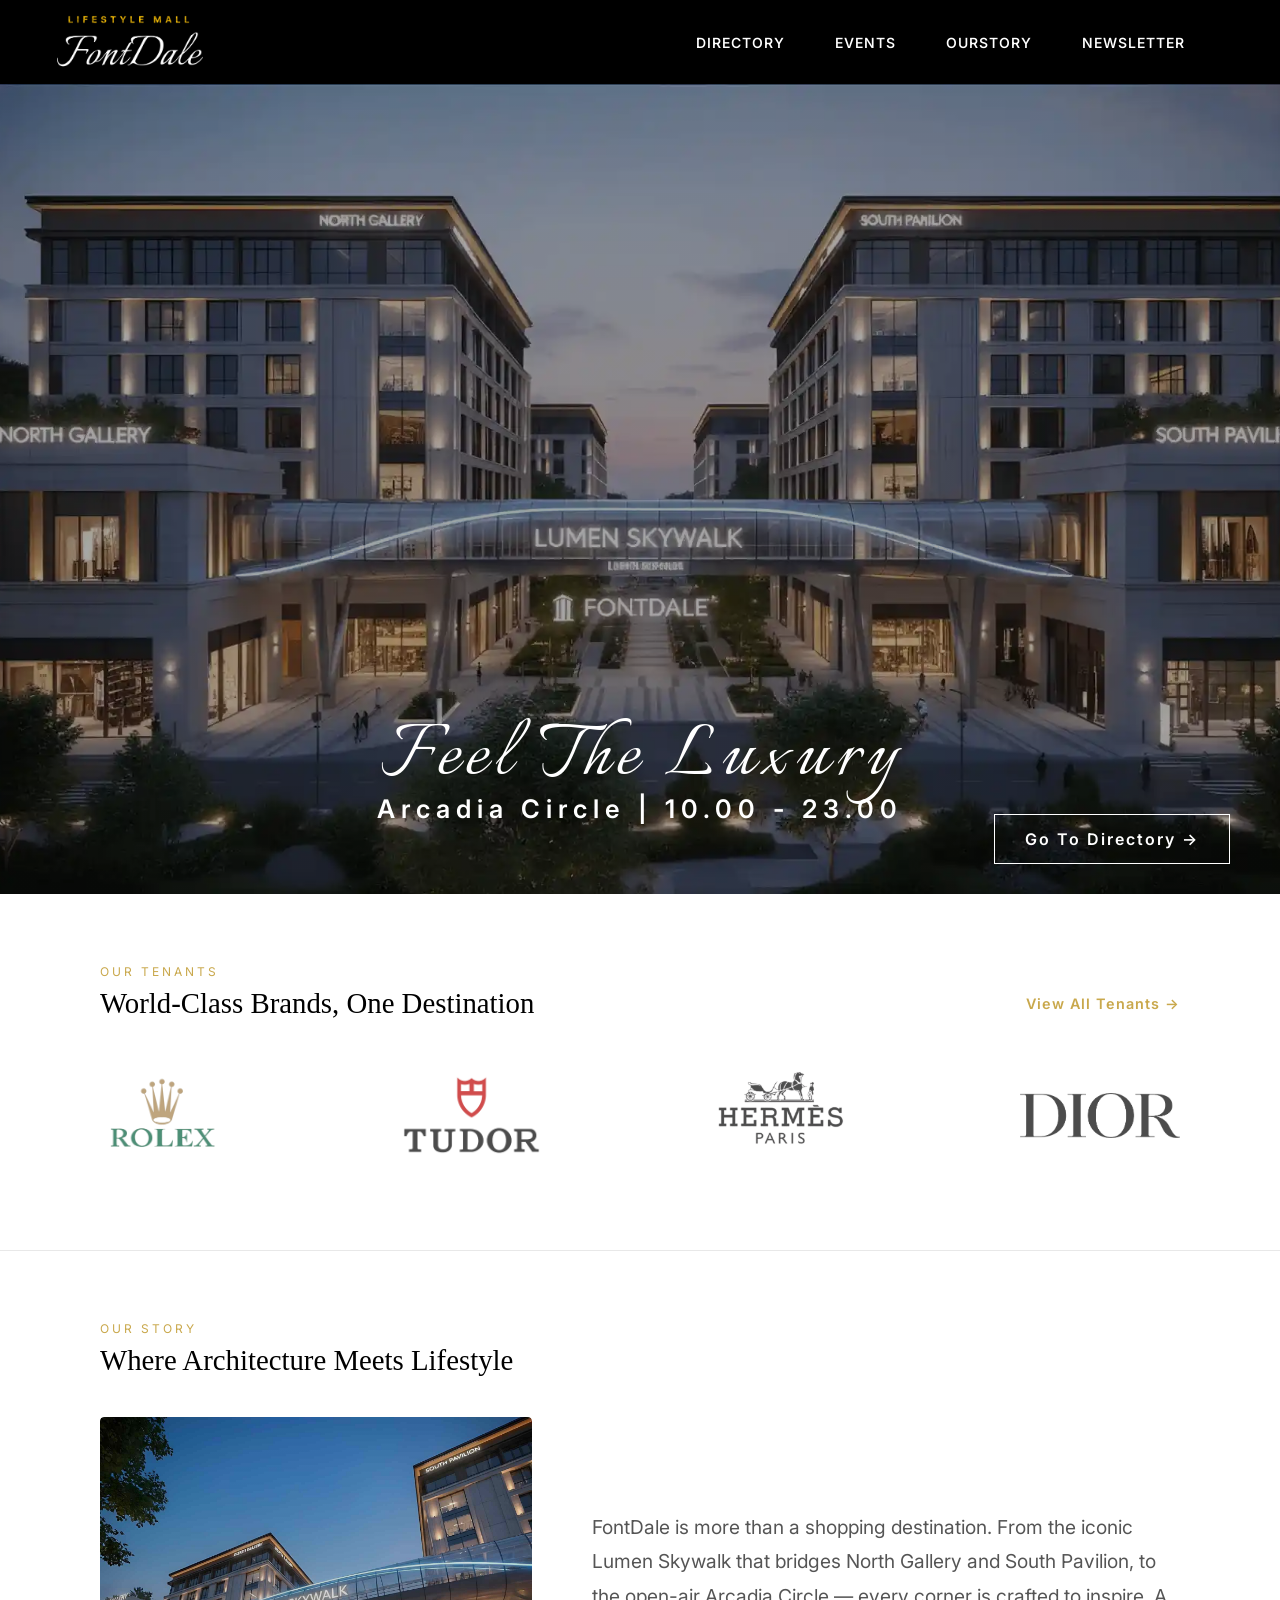
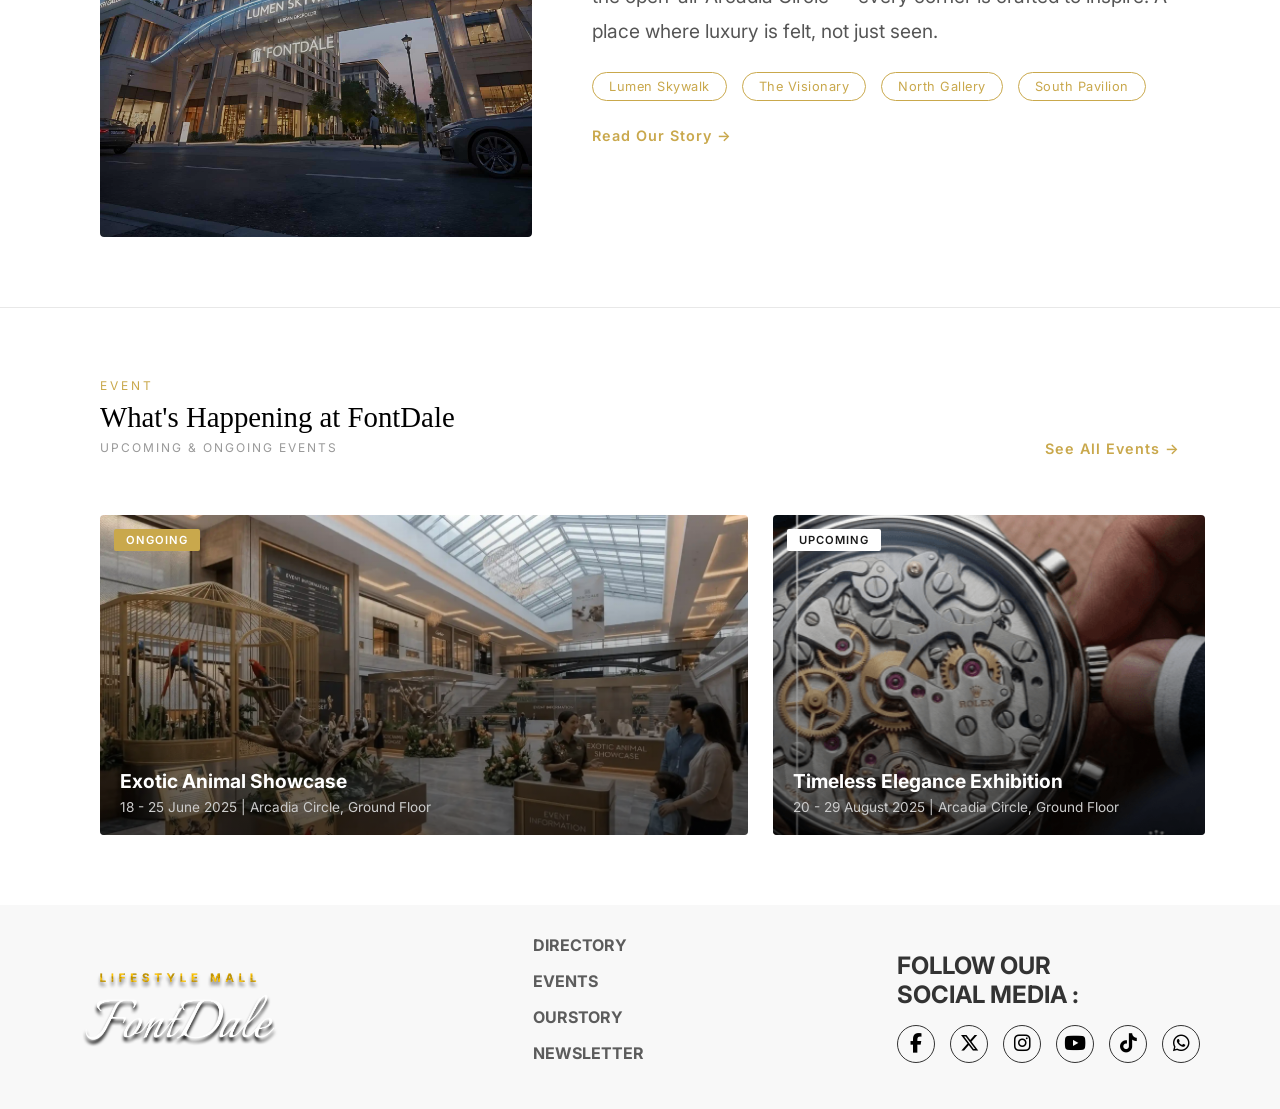
<file: index.html>
<!doctype html>
<html lang="id">
  <head>
    <meta charset="UTF-8" />
    <meta name="viewport" content="width=device-width, initial-scale=1.0" />
    <title>FontDale Lifestyle Mall</title>

    <link rel="preconnect" href="https://fonts.googleapis.com" />
    <link rel="preconnect" href="https://fonts.gstatic.com" crossorigin />
    <link
      href="https://fonts.googleapis.com/css2?family=Alike&family=Inter:wght@300;400;600&family=Italianno&display=swap"
      rel="stylesheet"
    />
    <link
      rel="stylesheet"
      href="https://cdnjs.cloudflare.com/ajax/libs/font-awesome/6.5.1/css/all.min.css"
    />
    <link rel="stylesheet" href="coloring.css" />
    <script src="./JS/nav.js" defer></script>
    <script src="./JS/scroll.js" defer></script>
  </head>
  <body>
    <header>
      <div class="logo">
        <a href="index.html">
          <img src="./Gambar/logo fontDale.png" alt="logo" width="160px" />
        </a>
      </div>
      <nav class="main-navigation">
        <ul>
          <li><a href="directory.html">DIRECTORY</a></li>
          <li><a href="events.html">EVENTS</a></li>
          <li><a href="ourstory.html">OURSTORY</a></li>
          <li><a href="newsletter.html">NEWSLETTER</a></li>
        </ul>
      </nav>
      <button id="hamburgerButton" class="hamburger-btn">
        <span></span>
        <span></span>
        <span></span>
      </button>
    </header>

    <section>
      <div class="hero-banner">
        <div class="hero-content">
          <h1 class="slogan">Feel The Luxury</h1>
          <p class="place-title">Arcadia Circle | 10.00 - 23.00</p>
        </div>

        <a class="directory-link" href="directory.html"
          >Go To Directory &rarr;</a
        >
      </div>
    </section>

    <!-- OUR TENANTS -->
    <section class="tenants-section fade-up">
      <div class="section-label fade-up">OUR TENANTS</div>
      <div class="section-header-row fade-up">
        <h2>World-Class Brands, One Destination</h2>
        <a href="directory.html" class="view-all-link"
          >View All Tenants &rarr;</a
        >
      </div>
      <div class="tenants-logo-row fade-up">
        <img src="Logo Brand/rolex.png" alt="Rolex" id="rolex-homepage" />
        <img src="Logo Brand/Tudor.png" alt="Tudor" />
        <img
          src="Logo Brand/Fashion & accesories/Hermes.png"
          alt="Hermes"
          id="hermes-homepage"
        />
        <img src="Logo Brand/Fashion & accesories/Dior.png" alt="Dior" />
      </div>
      <a href="directory.html" class="view-all-link mobile-cta fade-up"
        >View All Tenants &rarr;</a
      >
    </section>

    <!-- OUR STORY -->
    <section class="story-preview-section fade-up">
      <div class="section-label fade-up">OUR STORY</div>
      <h2 class="fade-up">Where Architecture Meets Lifestyle</h2>
      <div class="story-preview-content fade-up">
        <div class="story-preview-image fade-up">
          <img
            src="./Gambar/ourstory page/Fontdale Frog Eye Level2.jpg"
            alt="FontDale Building"
          />
        </div>
        <div class="story-preview-text fade-up">
          <p>
            FontDale is more than a shopping destination. From the iconic Lumen
            Skywalk that bridges North Gallery and South Pavilion, to the
            open-air Arcadia Circle — every corner is crafted to inspire. A
            place where luxury is felt, not just seen.
          </p>
          <div class="story-tags fade-up">
            <span class="tag">Lumen Skywalk</span>
            <span class="tag">The Visionary</span>
            <span class="tag">North Gallery</span>
            <span class="tag">South Pavilion</span>
          </div>
          <a href="ourstory.html" class="view-all-link fade-up"
            >Read Our Story &rarr;</a
          >
        </div>
      </div>
    </section>

    <!-- EVENT -->
    <section class="event-preview-section fade-up">
      <div class="section-label fade-up">EVENT</div>
      <div class="section-header-row fade-up">
        <div class="event-preview-title">
          <h2>What's Happening at FontDale</h2>
          <p class="event-subtitle">UPCOMING & ONGOING EVENTS</p>
        </div>
        <a href="events.html" class="view-all-link">See All Events &rarr;</a>
      </div>
      <div class="event-preview-grid fade-up">
        <div class="event-preview-card large fade-up">
          <span class="event-badge ongoing">ONGOING</span>
          <img
            src="./Gambar/Event Hero Banner.webp"
            alt="Exotic Animal Showcase"
          />
          <div class="event-preview-info">
            <h3>Exotic Animal Showcase</h3>
            <p>18 - 25 June 2025 | Arcadia Circle, Ground Floor</p>
          </div>
        </div>
        <div class="event-preview-card small fade-up">
          <span class="event-badge upcoming">UPCOMING</span>
          <img
            src="./Gambar/Rolex Event.png"
            alt="Timeless Elegance Exhibition"
          />
          <div class="event-preview-info">
            <h3>Timeless Elegance Exhibition</h3>
            <p>20 - 29 August 2025 | Arcadia Circle, Ground Floor</p>
          </div>
        </div>
      </div>
      <a href="events.html" class="view-all-link mobile-cta fade-up"
        >See All Events &rarr;</a
      >
    </section>

    <footer>
      <div class="logo-footer">
        <a href="index.html">
          <img src="./Gambar/logo fontDale2.png" alt="Logo" />
        </a>
      </div>

      <div class="navigation-footer">
        <ul>
          <li><a href="directory.html">DIRECTORY</a></li>
          <li><a href="events.html">EVENTS</a></li>
          <li><a href="ourstory.html">OURSTORY</a></li>
          <li><a href="newsletter.html">NEWSLETTER</a></li>
        </ul>
      </div>
      <div class="social-media">
        <p class="social-media-title">FOLLOW OUR <br />SOCIAL MEDIA :</p>
        <ul>
          <li>
            <a href="#"><i class="fa-brands fa-facebook-f"></i></a>
          </li>
          <li>
            <a href="#"><i class="fa-brands fa-x-twitter"></i></a>
          </li>
          <li>
            <a href="#"><i class="fa-brands fa-instagram"></i></a>
          </li>
          <li>
            <a href="#"><i class="fa-brands fa-youtube"></i></a>
          </li>
          <li>
            <a href="#"><i class="fa-brands fa-tiktok"></i></a>
          </li>
          <li>
            <a href="#"><i class="fa-brands fa-whatsapp"></i></a>
          </li>
        </ul>
      </div>
    </footer>
  </body>
</html>
</file>
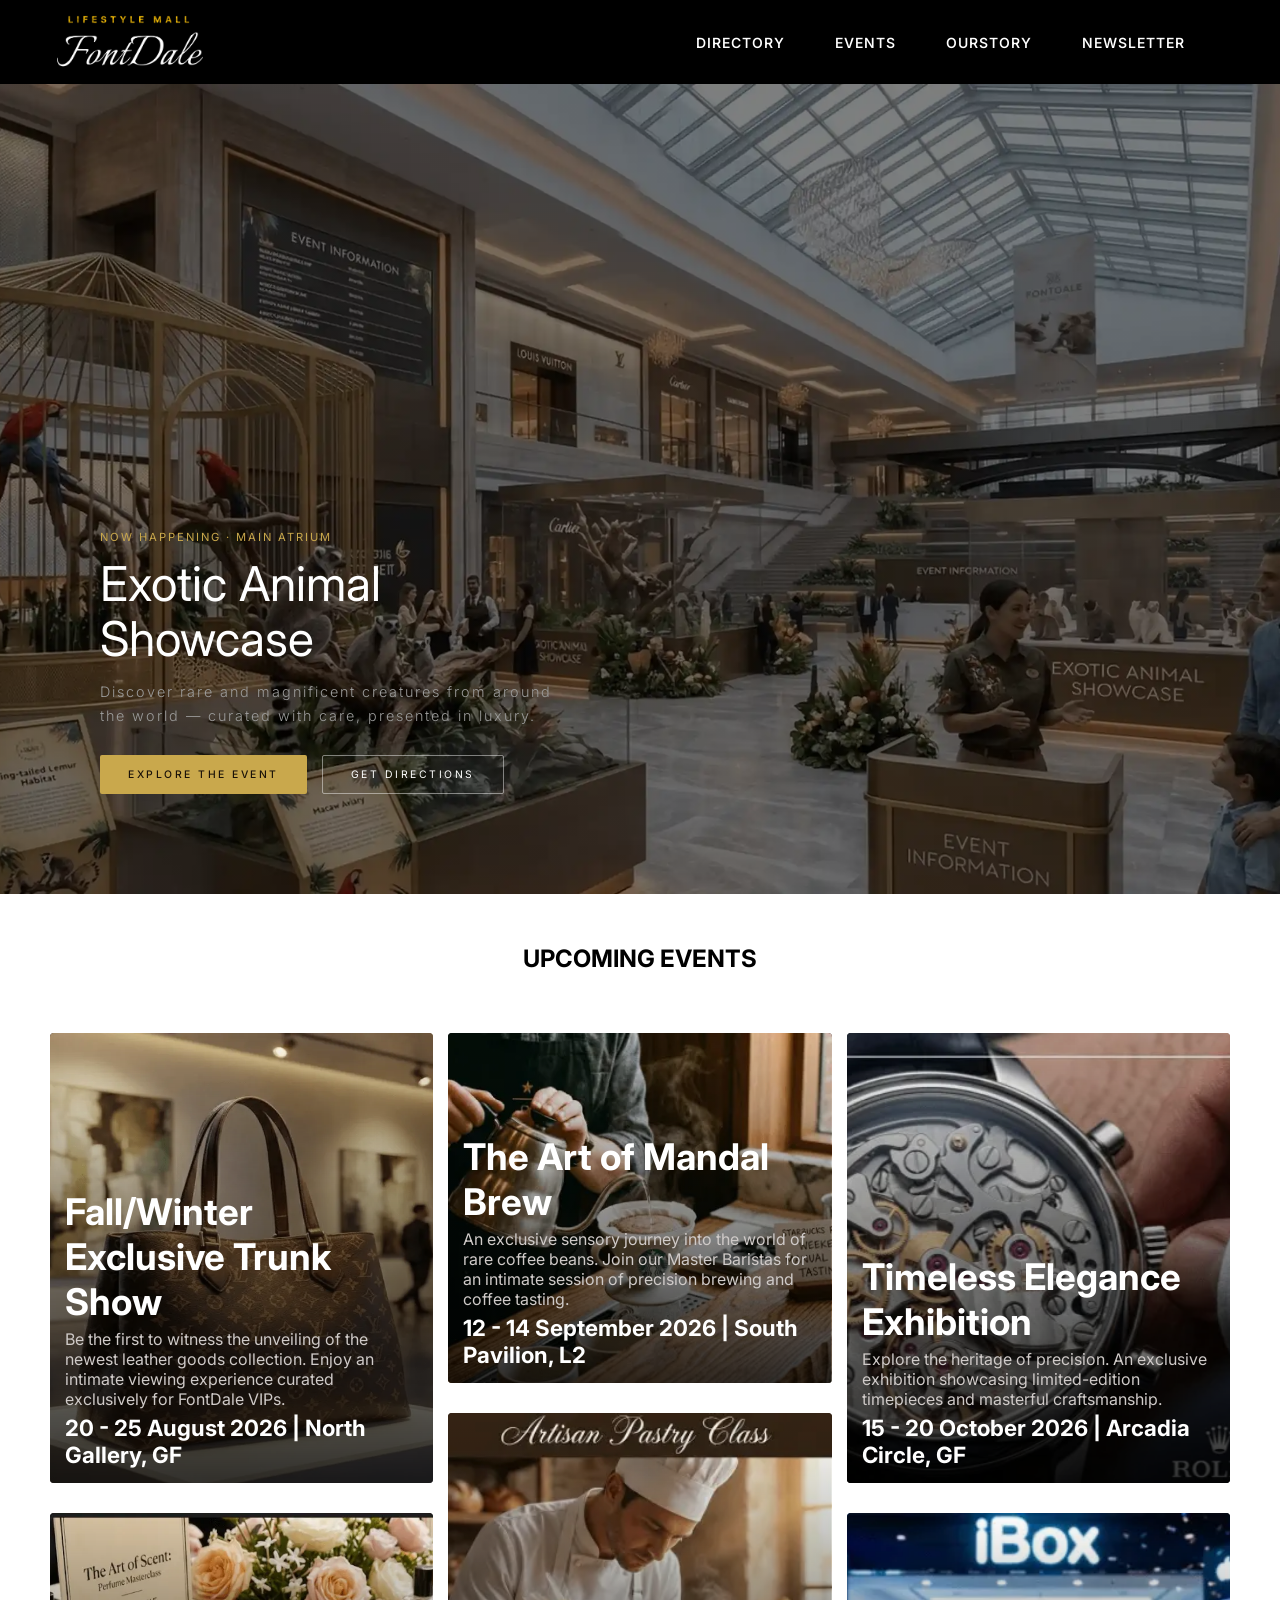
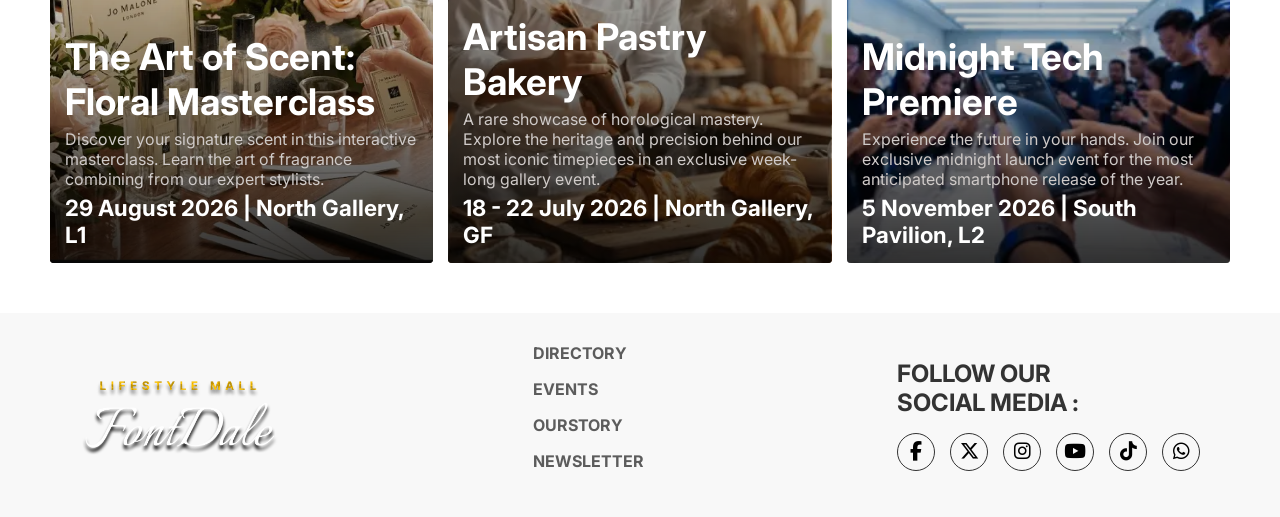
<file: events.html>
<!doctype html>
<html lang="en">
  <head>
    <meta charset="UTF-8" />
    <meta name="viewport" content="width=device-width, initial-scale=1.0" />
    <title>FontDale Lifestyle Mall</title>

    <link rel="preconnect" href="https://fonts.googleapis.com" />
    <link rel="preconnect" href="https://fonts.gstatic.com" crossorigin />
    <link
      href="https://fonts.googleapis.com/css2?family=Alike&family=Inter:wght@300;400;600&family=Italianno&family=Judson:ital,wght@0,400;0,700;1,400&display=swap"
      rel="stylesheet"
    />
    <link
      rel="stylesheet"
      href="https://cdnjs.cloudflare.com/ajax/libs/font-awesome/6.5.1/css/all.min.css"
    />
    <link rel="stylesheet" href="coloring.css" />
    <script src="./JS/scroll.js" defer></script>
    <script src="JS/nav.js" defer></script>
    <script src="JS/popup.js" defer></script>
  </head>
  <body>
    <header>
      <div class="logo">
        <a href="index.html">
          <img src="./Gambar/logo fontDale.png" alt="logo" width="160px" />
        </a>
      </div>
      <nav class="main-navigation">
        <ul>
          <li><a href="directory.html">DIRECTORY</a></li>
          <li><a href="events.html">EVENTS</a></li>
          <li><a href="ourstory.html">OURSTORY</a></li>
          <li><a href="newsletter.html">NEWSLETTER</a></li>
        </ul>
      </nav>
      <button id="hamburgerButton" class="hamburger-btn">
        <span></span>
        <span></span>
        <span></span>
      </button>
    </header>

    <section class="events-hero-banner">
      <article class="desc-event-hero-banner">
        <p>NOW HAPPENING · MAIN ATRIUM</p>
        <h1>Exotic Animal <br />Showcase</h1>
        <p id="desc-event-hero-banner">
          Discover rare and magnificent creatures from around the world —
          curated with care, presented in luxury.
        </p>
        <div class="button-event-group">
          <button class="btn-primary" id="open-modal">EXPLORE THE EVENT</button>
          <button class="btn-secondary">GET DIRECTIONS</button>
        </div>
      </article>
    </section>

    <div class="modal-overlay" id="modal-overlay">
      <div class="modal-box">
        <div class="modal-hero-img">
          <div class="modal-hero-text">
            <p class="modal-eyebrow">NOW HAPPENING</p>
            <h2>Exotic Animal Showcase</h2>
          </div>

          <button class="modal-close" id="close-modal">X</button>
        </div>

        <section class="modal-body">
          <div class="modal-grid">
            <div class="info-item">
              <p class="info-label">DATE</p>
              <p class="info-val">3 Juni - 15 Juni 2026</p>
            </div>
            <div class="info-item">
              <p class="info-label">TIME</p>
              <p class="info-val">10:00 AM - 10:00 PM</p>
            </div>
            <div class="info-item">
              <p class="info-label">LOCATION</p>
              <p class="info-val">Main Atrium, Level 1</p>
            </div>
            <div class="info-item">
              <p class="info-label">ADMISSION</p>
              <p class="info-val">Free Entry</p>
            </div>
          </div>
        </section>

        <p class="modal-desc">
          Step into an extraordinary world where rare and exotic creatures from
          across the globe come alive at FontDale. Marvel at vibrant Scarlet
          Macaws, playful Ring-tailed Lemurs, and more - all curated with care
          and presented in luxury.
        </p>

        <div class="modal-highlights">
          <p class="modal-highlights-label">HIGHLIGHTS</p>
          <div class="modal-tags">
            <span>Macaw Aviary</span>
            <span>Lemur Habitat</span>
            <span>Arctic Display</span>
            <span>Expert Guides</span>
          </div>
        </div>
      </div>
    </div>

    <section class="coming-soon-events">
      <h1>UPCOMING EVENTS</h1>
      <div class="event-wrapper-section">
        <article class="event-column1">
          <div class="event-square-column fade-up">
            <div class="event-card-content">
              <h3>Fall/Winter Exclusive Trunk Show</h3>
              <p>
                Be the first to witness the unveiling of the newest leather
                goods collection. Enjoy an intimate viewing experience curated
                exclusively for FontDale VIPs.
              </p>
              <span>20 - 25 August 2026 | North Gallery, GF</span>
            </div>
          </div>
          <div class="event-rectangle-column fade-up">
            <div class="event-card-content">
              <h3>The Art of Scent: Floral Masterclass</h3>
              <p>
                Discover your signature scent in this interactive masterclass.
                Learn the art of fragrance combining from our expert stylists.
              </p>
              <span>29 August 2026 | North Gallery, L1</span>
            </div>
          </div>
        </article>

        <article class="event-column2">
          <div class="event-rectangle-column fade-up">
            <div class="event-card-content">
              <h3>The Art of Mandal Brew</h3>
              <p>
                An exclusive sensory journey into the world of rare coffee
                beans. Join our Master Baristas for an intimate session of
                precision brewing and coffee tasting.
              </p>
              <span>12 - 14 September 2026 | South Pavilion, L2</span>
            </div>
          </div>
          <div class="event-square-column fade-up">
            <div class="event-card-content">
              <h3>Artisan Pastry Bakery</h3>
              <p>
                A rare showcase of horological mastery. Explore the heritage and
                precision behind our most iconic timepieces in an exclusive
                week-long gallery event.
              </p>
              <span>18 - 22 July 2026 | North Gallery, GF</span>
            </div>
          </div>
        </article>

        <article class="event-column3">
          <div class="event-square-column fade-up">
            <div class="event-card-content">
              <h3>Timeless Elegance Exhibition</h3>
              <p>
                Explore the heritage of precision. An exclusive exhibition
                showcasing limited-edition timepieces and masterful
                craftsmanship.
              </p>
              <span>15 - 20 October 2026 | Arcadia Circle, GF</span>
            </div>
          </div>
          <div class="event-rectangle-column fade-up">
            <div class="event-card-content">
              <h3>Midnight Tech Premiere</h3>
              <p>
                Experience the future in your hands. Join our exclusive midnight
                launch event for the most anticipated smartphone release of the
                year.
              </p>
              <span>5 November 2026 | South Pavilion, L2</span>
            </div>
          </div>
        </article>
      </div>
    </section>

    <footer>
      <div class="logo-footer">
        <a href="index.html">
          <img src="./Gambar/logo fontDale2.png" alt="Logo" />
        </a>
      </div>

      <div class="navigation-footer">
        <ul>
          <li><a href="directory.html">DIRECTORY</a></li>
          <li><a href="events.html">EVENTS</a></li>
          <li><a href="ourstory.html">OURSTORY</a></li>
          <li><a href="newsletter.html">NEWSLETTER</a></li>
        </ul>
      </div>
      <div class="social-media">
        <p class="social-media-title">FOLLOW OUR <br />SOCIAL MEDIA :</p>
        <ul>
          <li>
            <a href="#"><i class="fa-brands fa-facebook-f"></i></a>
          </li>
          <li>
            <a href="#"><i class="fa-brands fa-x-twitter"></i></a>
          </li>
          <li>
            <a href="#"><i class="fa-brands fa-instagram"></i></a>
          </li>
          <li>
            <a href="#"><i class="fa-brands fa-youtube"></i></a>
          </li>
          <li>
            <a href="#"><i class="fa-brands fa-tiktok"></i></a>
          </li>
          <li>
            <a href="#"><i class="fa-brands fa-whatsapp"></i></a>
          </li>
        </ul>
      </div>
    </footer>
  </body>
</html>
</file>
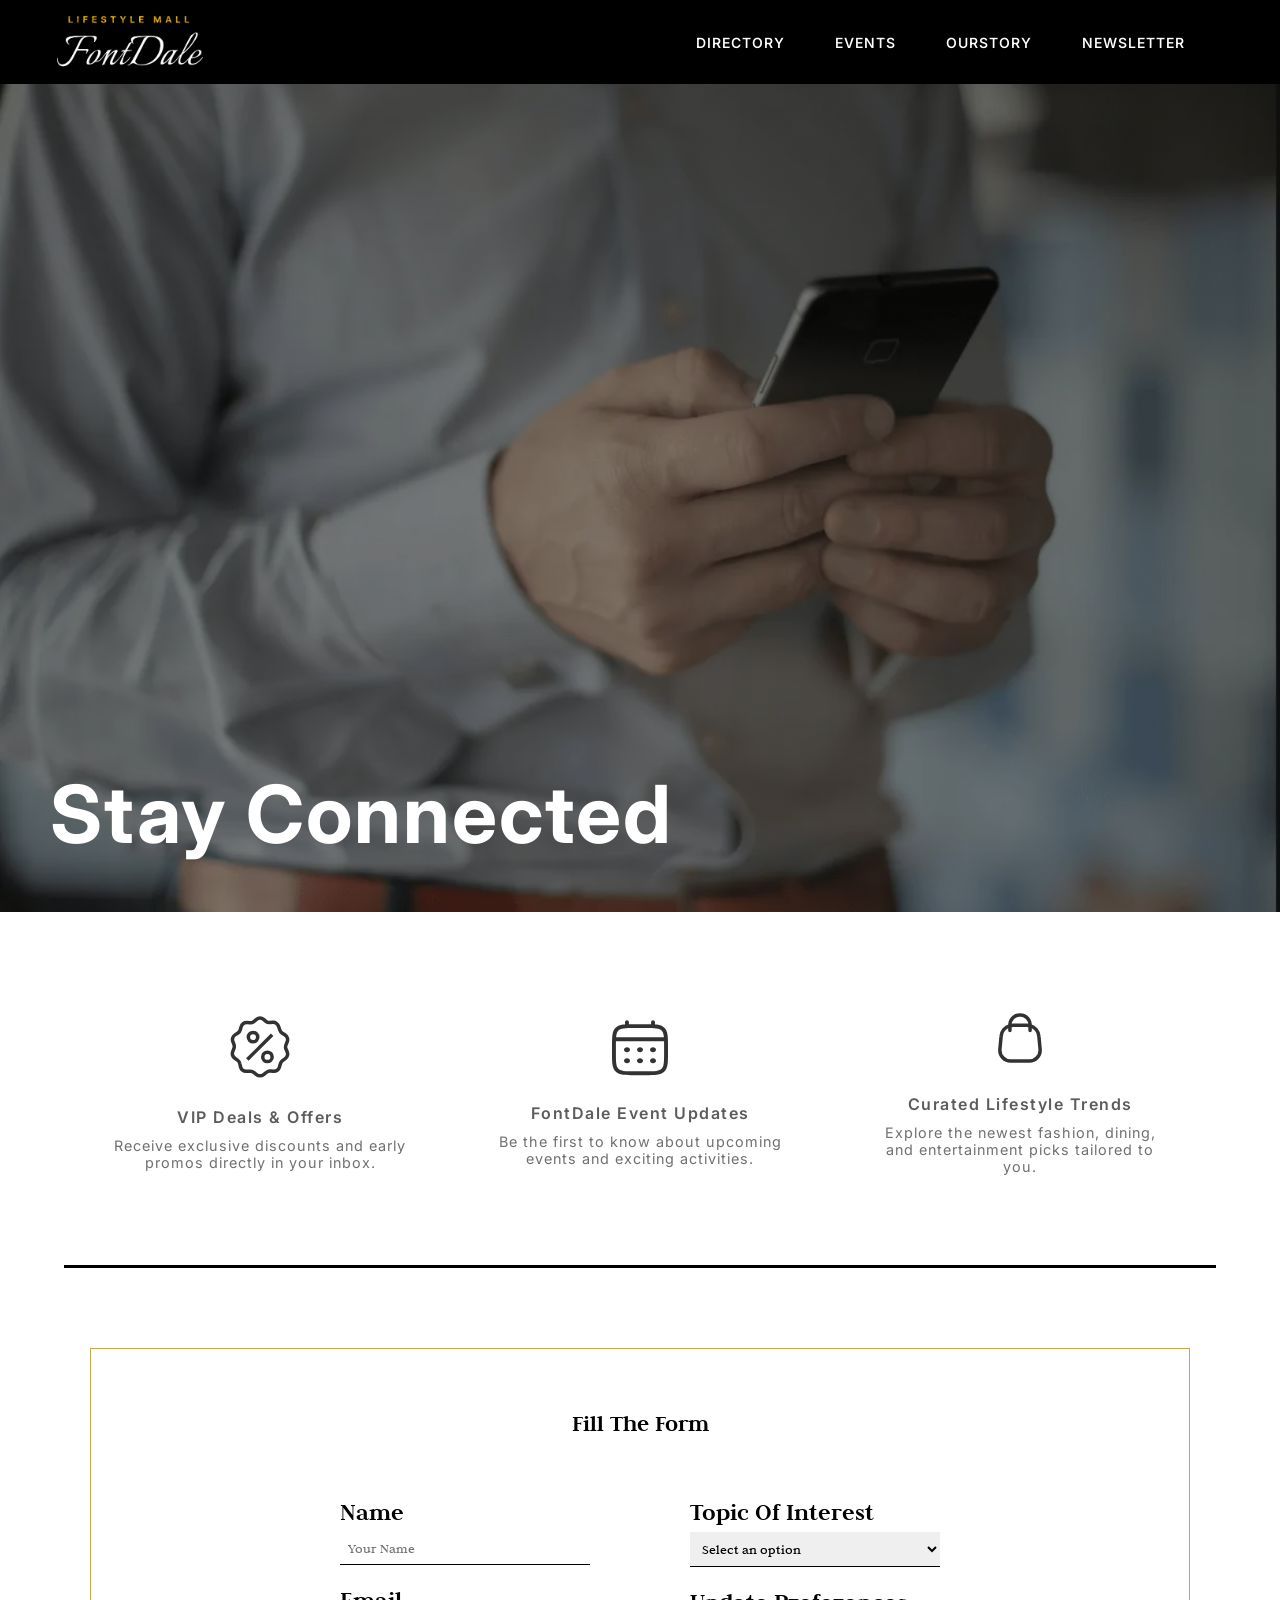
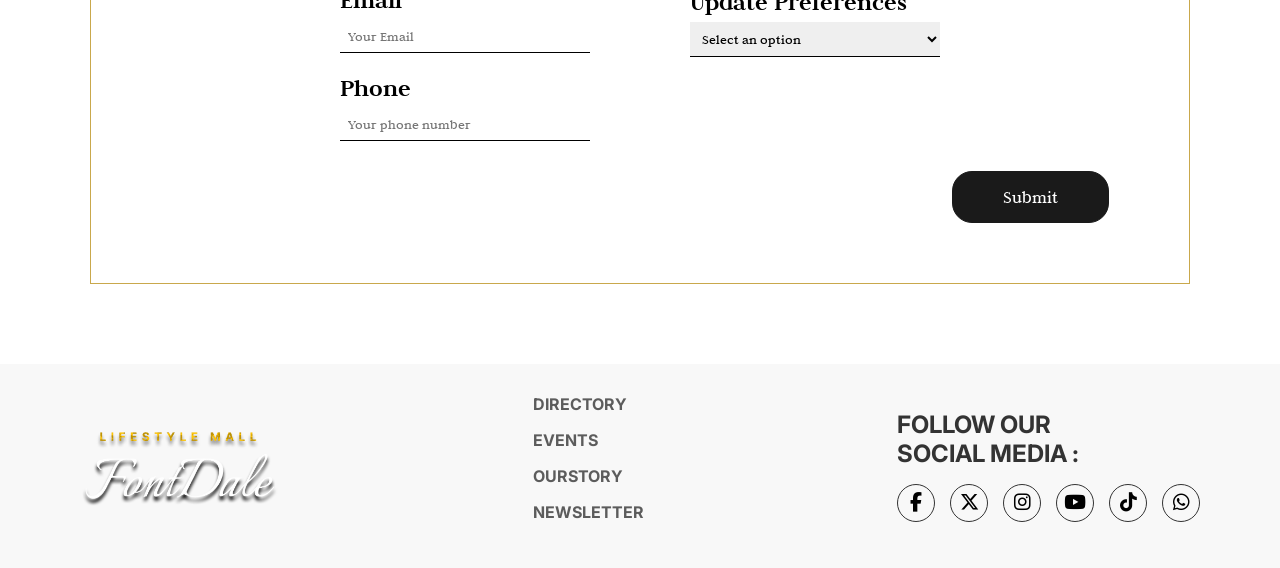
<file: newsletter.html>
<!doctype html>
<html lang="en">
  <head>
    <meta charset="UTF-8" />
    <meta name="viewport" content="width=device-width, initial-scale=1.0" />
    <title>FontDale Lifestyle Mall</title>

    <link rel="preconnect" href="https://fonts.googleapis.com" />
    <link rel="preconnect" href="https://fonts.gstatic.com" crossorigin />
    <link
      href="https://fonts.googleapis.com/css2?family=Alike&family=Inter:wght@300;400;600&family=Italianno&family=Judson:ital,wght@0,400;0,700;1,400&display=swap"
      rel="stylesheet"
    />
    <link
      rel="stylesheet"
      href="https://cdnjs.cloudflare.com/ajax/libs/font-awesome/6.5.1/css/all.min.css"
    />
    <link rel="stylesheet" href="coloring.css" />
    <script src="./JS/scroll.js" defer></script>
    <script src="JS/nav.js" defer></script>
    <script src="JS/newsletter.js" defer></script>
  </head>
  <body>
    <header>
      <div class="logo">
        <a href="index.html">
          <img src="./Gambar/logo fontDale.png" alt="logo" width="160px" />
        </a>
      </div>
      <nav class="main-navigation">
        <ul>
          <li><a href="directory.html">DIRECTORY</a></li>
          <li><a href="events.html">EVENTS</a></li>
          <li><a href="ourstory.html">OURSTORY</a></li>
          <li><a href="newsletter.html">NEWSLETTER</a></li>
        </ul>
      </nav>
      <button id="hamburgerButton" class="hamburger-btn">
        <span></span>
        <span></span>
        <span></span>
      </button>
    </header>

    <section class="newsletter-hero-banner">
      <div class="hero-banner-text fade-up">Stay Connected</div>
    </section>

    <section class="benefit-section fade-up">
      <section class="feature-item">
        <img
          src="./Gambar/newsletter page/benefit-1.svg"
          alt="gambar logo diskon"
        />
        <h3>VIP Deals & Offers</h3>
        <p>
          Receive exclusive discounts and early promos directly in your inbox.
        </p>
      </section>

      <section class="feature-item">
        <img
          src="./Gambar/newsletter page/benefit-2.svg"
          alt="gambar kalender"
        />
        <h3>FontDale Event Updates</h3>
        <p>
          Be the first to know about upcoming events and exciting activities.
        </p>
      </section>

      <section class="feature-item">
        <img src="./Gambar/newsletter page/benefit-3.svg" alt="gambar tas" />
        <h3>Curated Lifestyle Trends</h3>
        <p>
          Explore the newest fashion, dining, and entertainment picks tailored
          to you.
        </p>
      </section>
    </section>

    <section id="FullLine"></section>

    <section class="form-section fade-left">
      <h1>Fill The Form</h1>
      <form method="POST" id="registration-form">
        <div class="form-wrapper">
          <div class="column-left">
            <div class="input-box">
              <label>Name</label>
              <input
                type="text"
                placeholder="Your Name"
                id="username"
                name="username"
              />
            </div>
            <div class="input-box">
              <label>Email</label>
              <input
                type="email"
                placeholder="Your Email"
                id="email"
                name="email"
              />
            </div>
            <div class="input-box">
              <label>Phone</label>
              <input
                type="tel"
                placeholder="Your phone number"
                id="phonenumber"
                name="phone"
              />
            </div>
          </div>

          <div class="column-right">
            <div class="input-box">
              <label>Topic Of Interest</label>
              <select id="topic-of-interest" name="topic">
                <option value="" disabled selected>Select an option</option>
                <option value="fashion">Global Fashion & Beauty</option>
                <option value="culinary">Dining & Culinary</option>
                <option value="lifestyle">Lifestyle & Home Decor</option>
                <option value="events">Events & Exhibitons</option>
                <option value="general">All Updates (General)</option>
              </select>
            </div>

            <div class="input-box">
              <label>Update Preferences</label>
              <select id="update-preferences" name="preference">
                <option value="" disabled selected>Select an option</option>
                <option value="weekly">Weekly Highlights</option>
                <option value="monthly">Monthly Digest</option>
                <option value="event-only">Event-Only Notification</option>
              </select>
            </div>
          </div>
        </div>
        <div class="btn-wrapper">
          <button type="button" class="submit-btn" onclick="validateData()">
            Submit
          </button>
        </div>
      </form>
    </section>

    <footer>
      <div class="logo-footer">
        <a href="index.html">
          <img src="./Gambar/logo fontDale2.png" alt="Logo" />
        </a>
      </div>

      <div class="navigation-footer">
        <ul>
          <li><a href="directory.html">DIRECTORY</a></li>
          <li><a href="events.html">EVENTS</a></li>
          <li><a href="ourstory.html">OURSTORY</a></li>
          <li><a href="newsletter.html">NEWSLETTER</a></li>
        </ul>
      </div>
      <div class="social-media">
        <p class="social-media-title">FOLLOW OUR <br />SOCIAL MEDIA :</p>
        <ul>
          <li>
            <a href="#"><i class="fa-brands fa-facebook-f"></i></a>
          </li>
          <li>
            <a href="#"><i class="fa-brands fa-x-twitter"></i></a>
          </li>
          <li>
            <a href="#"><i class="fa-brands fa-instagram"></i></a>
          </li>
          <li>
            <a href="#"><i class="fa-brands fa-youtube"></i></a>
          </li>
          <li>
            <a href="#"><i class="fa-brands fa-tiktok"></i></a>
          </li>
          <li>
            <a href="#"><i class="fa-brands fa-whatsapp"></i></a>
          </li>
        </ul>
      </div>
    </footer>
  </body>
</html>
</file>
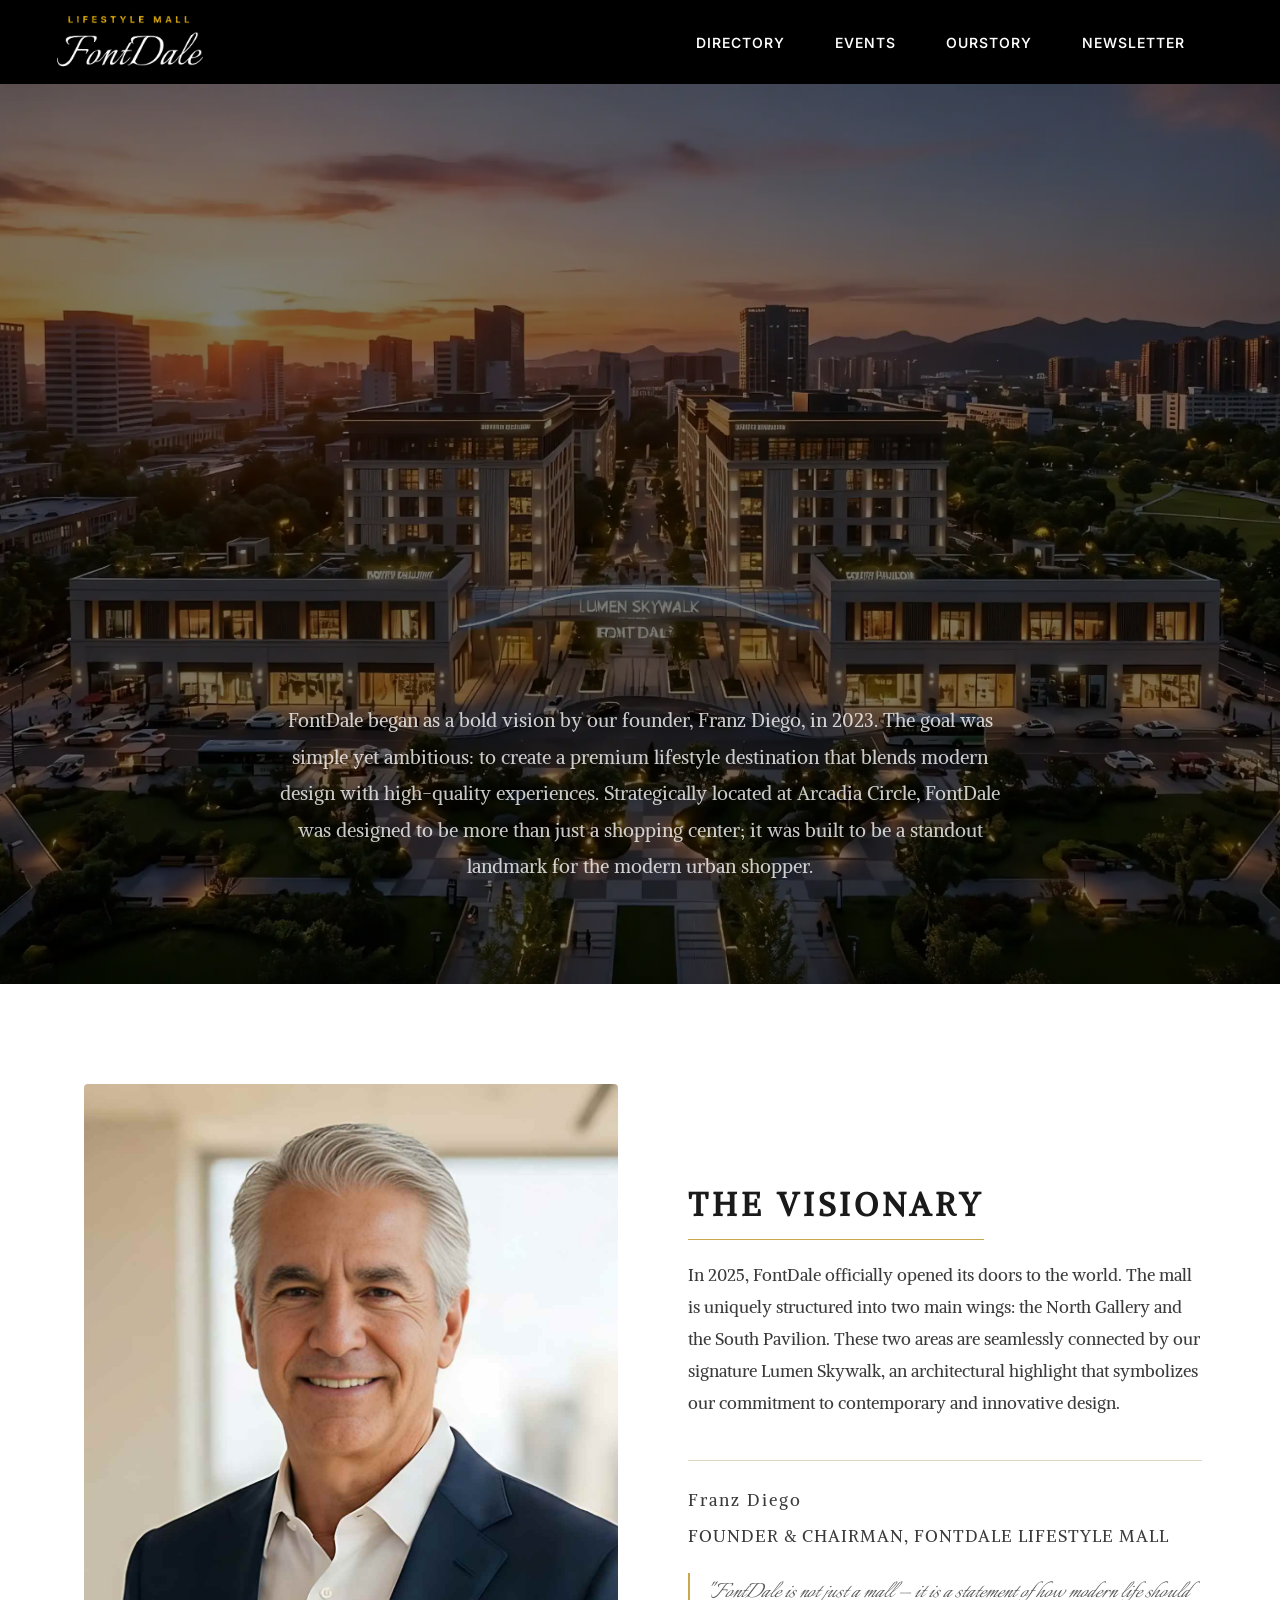
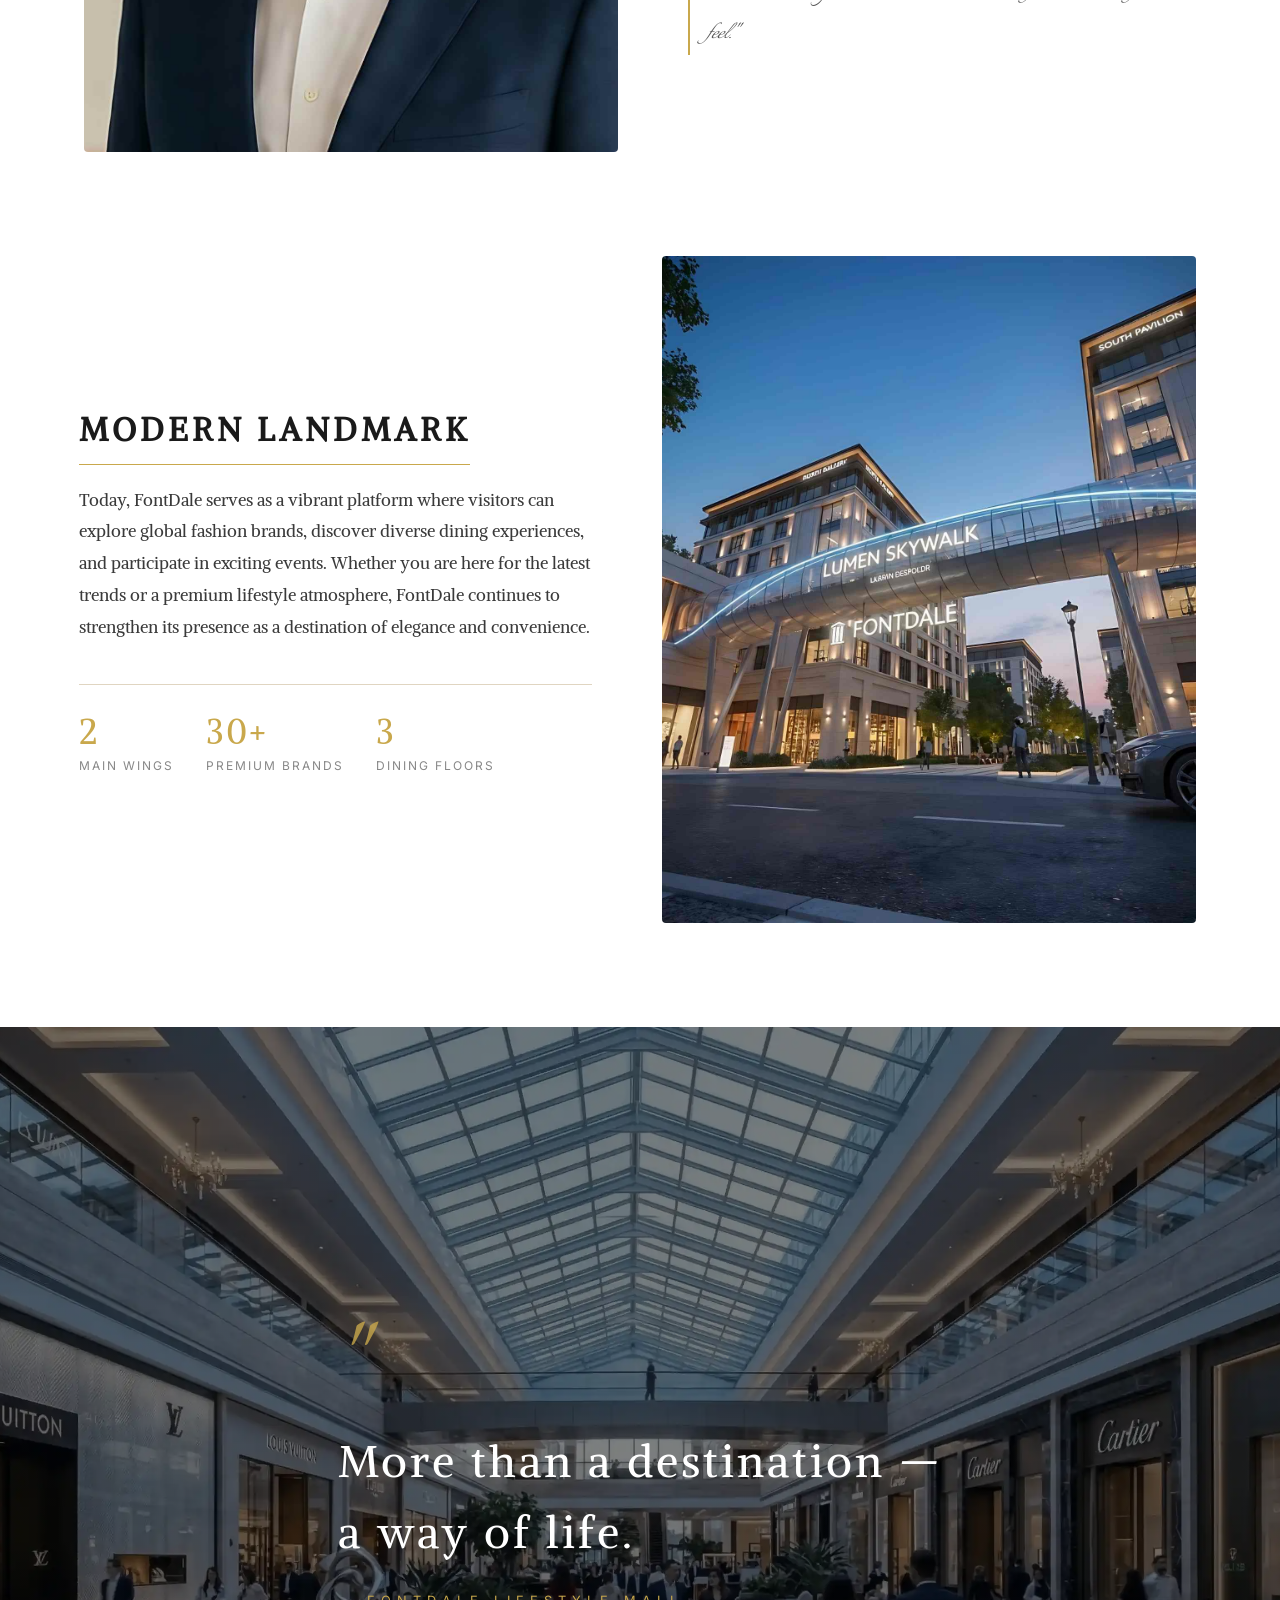
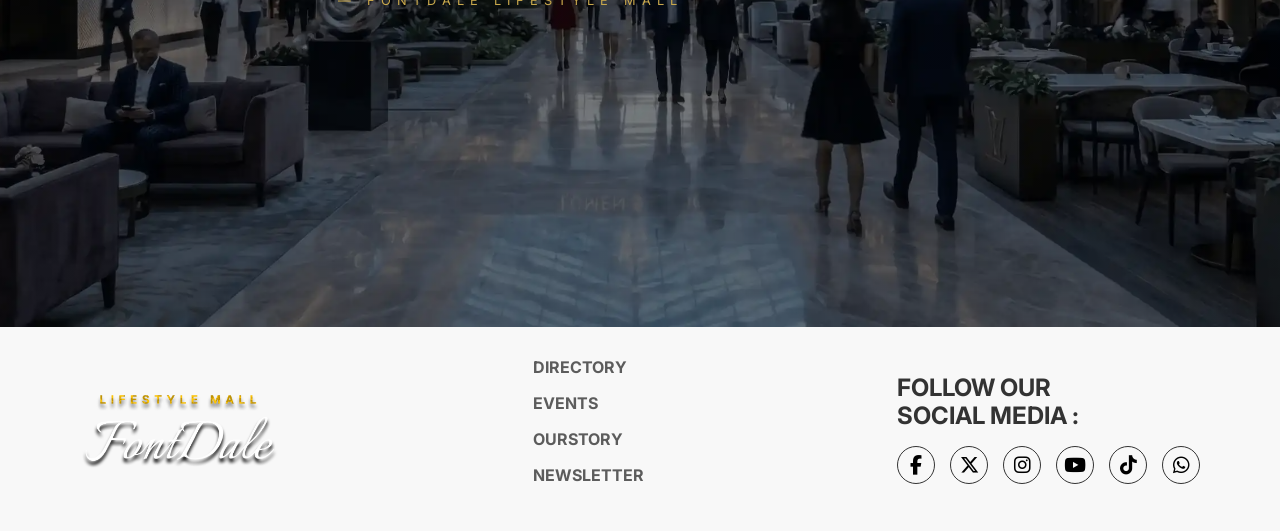
<file: ourstory.html>
<!doctype html>
<html lang="en">
  <head>
    <meta charset="UTF-8" />
    <meta name="viewport" content="width=device-width, initial-scale=1.0" />
    <title>FontDale Lifestyle Mall</title>

    <link rel="preconnect" href="https://fonts.googleapis.com" />
    <link rel="preconnect" href="https://fonts.gstatic.com" crossorigin />
    <link
      href="https://fonts.googleapis.com/css2?family=Alike&family=Inter:wght@300;400;600&family=Italianno&display=swap"
      rel="stylesheet"
    />
    <link
      rel="stylesheet"
      href="https://cdnjs.cloudflare.com/ajax/libs/font-awesome/6.5.1/css/all.min.css"
    />
    <link rel="stylesheet" href="coloring.css" />
    <script src="./JS/scroll.js" defer></script>
    <script src="JS/nav.js" defer></script>
  </head>
  <body>
    <header>
      <div class="logo">
        <a href="index.html">
          <img src="./Gambar/logo fontDale.png" alt="logo" width="160px" />
        </a>
      </div>
      <nav class="main-navigation">
        <ul>
          <li><a href="directory.html">DIRECTORY</a></li>
          <li><a href="events.html">EVENTS</a></li>
          <li><a href="ourstory.html">OURSTORY</a></li>
          <li><a href="newsletter.html">NEWSLETTER</a></li>
        </ul>
      </nav>
      <button id="hamburgerButton" class="hamburger-btn">
        <span></span>
        <span></span>
        <span></span>
      </button>
    </header>

    <section class="story-intro">
      <div class="intro-content fade-up">
        <p>
          FontDale began as a bold vision by our founder, Franz Diego, in 2023.
          The goal was simple yet ambitious: to create a premium lifestyle
          destination that blends modern design with high-quality experiences.
          Strategically located at Arcadia Circle, FontDale was designed to be
          more than just a shopping center; it was built to be a standout
          landmark for the modern urban shopper.
        </p>
      </div>
    </section>

    <section class="story-visionary fade-left">
      <div class="story-image">
        <img src="./Gambar/ourstory page/Fouder FontDale.jpg" alt="Founder" />
      </div>

      <div class="story-text">
        <h2>THE VISIONARY</h2>
        <p>
          In 2025, FontDale officially opened its doors to the world. The mall
          is uniquely structured into two main wings: the North Gallery and the
          South Pavilion. These two areas are seamlessly connected by our
          signature Lumen Skywalk, an architectural highlight that symbolizes
          our commitment to contemporary and innovative design.
        </p>

        <div class="founder-credit">
          <p class="founder-name">Franz Diego</p>
          <p class="founder-title">
            Founder & Chairman, FontDale Lifestyle Mall
          </p>
          <blockquote class="founder-quote">
            "FontDale is not just a mall — it is a statement of how modern life
            should feel."
          </blockquote>
        </div>
      </div>
    </section>

    <section class="story-landmark fade-right">
      <div class="story-image">
        <img src="./Gambar/ourstory page/Fontdale Frog Eye Level2.jpg" alt="" />
      </div>

      <div class="story-text">
        <h2>MODERN LANDMARK</h2>
        <p>
          Today, FontDale serves as a vibrant platform where visitors can
          explore global fashion brands, discover diverse dining experiences,
          and participate in exciting events. Whether you are here for the
          latest trends or a premium lifestyle atmosphere, FontDale continues to
          strengthen its presence as a destination of elegance and convenience.
        </p>

        <div class="landmark-stats">
          <div class="stat-item">
            <span class="stat-number">2</span>
            <span class="stat-label">Main Wings</span>
          </div>
          <div class="stat-item">
            <span class="stat-number">30+</span>
            <span class="stat-label">Premium Brands</span>
          </div>
          <div class="stat-item">
            <span class="stat-number">3</span>
            <span class="stat-label">Dining Floors</span>
          </div>
        </div>
      </div>
    </section>

    <section class="ourstory-banner-bottom">
      <div class="banner-quote-wrapper fade-up">
        <p class="banner-quote-mark">"</p>
        <p class="banner-quote-text">
          More than a destination —<br />a way of life.
        </p>
        <p class="banner-quote-belowtext">— FontDale Lifestyle Mall</p>
      </div>
    </section>

    <footer>
      <div class="logo-footer">
        <a href="index.html">
          <img src="./Gambar/logo fontDale2.png" alt="Logo" />
        </a>
      </div>

      <div class="navigation-footer">
        <ul>
          <li><a href="directory.html">DIRECTORY</a></li>
          <li><a href="events.html">EVENTS</a></li>
          <li><a href="ourstory.html">OURSTORY</a></li>
          <li><a href="newsletter.html">NEWSLETTER</a></li>
        </ul>
      </div>
      <div class="social-media">
        <p class="social-media-title">FOLLOW OUR <br />SOCIAL MEDIA :</p>
        <ul>
          <li>
            <a href="#"><i class="fa-brands fa-facebook-f"></i></a>
          </li>
          <li>
            <a href="#"><i class="fa-brands fa-x-twitter"></i></a>
          </li>
          <li>
            <a href="#"><i class="fa-brands fa-instagram"></i></a>
          </li>
          <li>
            <a href="#"><i class="fa-brands fa-youtube"></i></a>
          </li>
          <li>
            <a href="#"><i class="fa-brands fa-tiktok"></i></a>
          </li>
          <li>
            <a href="#"><i class="fa-brands fa-whatsapp"></i></a>
          </li>
        </ul>
      </div>
    </footer>
  </body>
</html>
</file>
<file: coloring.css>
* {
  margin: 0;
  padding: 0;
  box-sizing: border-box;
  font-family: "Inter", sans-serif;
}
.fade-up {
  opacity: 0;
  transform: translateY(40px);
  transition:
    opacity 0.8s ease,
    transform 0.8s ease;
}
.fade-left {
  opacity: 0;
  transform: translateX(-40px);
  transition:
    opacity 0.8s ease,
    transform 0.8s ease;
}
.fade-right {
  opacity: 0;
  transform: translateX(40px);
  transition:
    opacity 0.8s ease,
    transform 0.8s ease;
}

.fade-up.visible,
.fade-left.visible,
.fade-right.visible {
  opacity: 1;
  transform: translate(0, 0);
}

@keyframes fadeUpHomepage {
  from {
    opacity: 0;
    transform: translateY(30px);
    letter-spacing: 2px;
  }
  to {
    opacity: 1;
    transform: translateY(0);
    letter-spacing: 6px;
  }
}

@keyframes fadeUp {
  from {
    opacity: 0;
    transform: translateY(30px);
  }
  to {
    opacity: 1;
    transform: translateY(0);
  }
}

@keyframes fadeIn {
  from {
    opacity: 0;
  }
  to {
    opacity: 1;
  }
}

@keyframes fadeDown {
  from {
    opacity: 0;
    transform: translateY(-30px);
  }

  to {
    opacity: 1;
    transform: translate(0);
  }
}

@keyframes pulse {
  0%,
  100% {
    box-shadow: 0 0 0 0 rgba(255, 255, 255, 0.4);
  }
  50% {
    box-shadow: 0 0 0 8px rgba(255, 255, 255, 0);
  }
}

header {
  position: sticky;
  top: 0px;
  background-color: #000;
  color: #fff;
  display: flex;
  justify-content: space-between;
  align-items: center;
  padding: 10px 50px;
  animation: fadeDown 1s ease forwards;
  z-index: 1000;
}
.logo {
  flex: 1;
  display: flex;
  justify-content: flex-start;
}
.logo img {
  width: 160px;
  height: auto;
}
.main-navigation {
  margin-left: auto;
  margin-right: 20px;
}

.main-navigation ul {
  display: flex;
  list-style: none;
}

.main-navigation li {
  margin: 0px 25px;
}

.main-navigation a {
  color: white;
  text-decoration: none;
  font-size: 14px;
  font-weight: 550;
  letter-spacing: 1px;
}

.main-navigation a:hover {
  transition: color 0.25 linear;
  color: orange;
}

.hamburger-btn {
  display: none; /* tersembunyi di desktop */
  flex-direction: column;
  justify-content: space-between;
  width: 28px;
  height: 20px;
  background: none;
  border: none;
  cursor: pointer;
  padding: 0;
}

.hamburger-btn span {
  display: block;
  width: 100%;
  height: 2px;
  background-color: #c9a84c;
}
/* HOMEPAGE SECTION */
.hero-banner {
  background-image:
    linear-gradient(to bottom, rgba(0, 0, 0, 0.35), rgba(0, 0, 0, 0.35)),
    url(./Gambar/Gambar\ Mall\ HomePage.webp);
  background-size: cover;
  background-position: center;
  height: 90vh;

  display: flex;
  flex-direction: column;
  justify-content: flex-end;
  color: white;
  align-items: center;
  padding-bottom: 70px;
  position: relative;
}

.hero-content {
  text-align: center;
}

.slogan {
  font-family: "Italianno", cursive, sans-serif;
  font-size: 5.6rem;
  letter-spacing: 6px;
  margin: 0;
  font-weight: 200;
  line-height: 0.8;
  animation: fadeUpHomepage 1.2s ease forwards;
}
.place-title {
  font-family: "Inter", Arial, Helvetica, sans-serif;
  font-size: 1.6rem;
  font-weight: 600;
  letter-spacing: 1.3px;
  animation: fadeUpHomepage 1.2s ease forwards;
  opacity: 0;
}

.directory-link {
  position: absolute;
  bottom: 30px;
  right: 50px;

  color: white;
  text-decoration: none;
  font-size: 1rem;
  font-family: "Inter", sans-serif;
  font-weight: 600;
  letter-spacing: 2px;

  border: 1.5px solid white;
  padding: 14px 30px;

  transition:
    background-color 0.3s ease,
    color 0.3s ease;

  animation:
    fadeIn 1.5s ease 0.8s forwards,
    pulse 2s ease 2s infinite;
  opacity: 0;
}

.directory-link:hover {
  background-color: white;
  color: black;
}
.mobile-cta {
  display: none;
}
.section-label {
  font-size: 0.75rem;
  letter-spacing: 3px;
  color: #c9a84c;
  margin-bottom: 8px;
  font-family: "Inter", sans-serif;
}

.section-header-row {
  display: flex;
  justify-content: space-between;
  align-items: center;
  margin-bottom: 20px;
}

.section-header-row h2 {
  font-size: 1.8rem;
  font-family: "Juudson", serif;
  font-weight: 400;
}

.view-all-link {
  font-size: 0.9rem;
  color: #c9a84c;
  text-decoration: none;
  font-weight: 600;
  letter-spacing: 1px;
  transition: color 0.3s ease;
}

.view-all-link:hover {
  color: #1a1a1a;
}

/* our tenants homepage */
.tenants-section {
  padding: 70px 100px;
  border-bottom: 1px solid #e8e8e8;
}

.tenants-logo-row {
  display: flex;
  align-items: center;
  gap: 60px;
  margin-top: 30px;
  justify-content: space-between;
}

.tenants-logo-row img#rolex-homepage {
  height: 100px;
  max-width: none;
}
.tenants-logo-row img#hermes-homepage {
  height: 130px;
  max-width: none;
}

.tenants-logo-row img {
  height: 80px;
  max-width: 160px;
  object-fit: contain;
  object-position: center;
  opacity: 0.7;
  transition:
    filter 0.3s ease,
    opacity 0.3s ease;
}

.tenants-logo-row img:hover {
  opacity: 1;
}

/* ===================== */
/* OUR STORY PREVIEW     */
/* ===================== */
.story-preview-section {
  padding: 70px 100px;
  border-bottom: 1px solid #e8e8e8;
}

.story-preview-section h2 {
  font-size: 1.8rem;
  font-family: "Judson", serif;
  font-weight: 400;
  margin-bottom: 40px;
}

.story-preview-content {
  display: flex;
  gap: 60px;
  align-items: center;
}

.story-preview-image {
  flex: 0 0 40%;
  position: relative;
  overflow: hidden;
  border-radius: 4px;
}

.story-preview-image img {
  width: 100%;
  height: 420px;
  object-fit: cover;
  border-radius: 4px;
  display: block;
  transition: transform 0.4s ease;
}

.story-preview-image::after {
  content: "";
  position: absolute;
  inset: 0;
  background: linear-gradient(to top, rgba(0, 0, 0, 0.4), transparent);
  transition: all 1s ease;
}

.story-preview-image:hover img {
  transform: scale(1.08);
}
.story-preview-image:hover::after {
  background: linear-gradient(to top, rgba(0, 0, 0, 0.65), rgba(0, 0, 0, 0.15));
}

.story-preview-text {
  flex: 1;
}

.story-preview-text p {
  font-size: 1.2rem;
  line-height: 1.8;
  color: #555;
  margin-bottom: 24px;
}

.story-tags {
  display: flex;
  flex-wrap: wrap;
  gap: 15px;
  margin-bottom: 24px;
}

.tag {
  font-size: 0.8rem;
  padding: 6px 16px;
  border: 1px solid #c9a84c;
  color: #c9a84c;
  border-radius: 20px;
  letter-spacing: 0.5px;
}

.event-subtitle {
  font-size: 0.75rem;
  letter-spacing: 2px;
  color: #999;
  margin-top: 6px;
  font-family: "Inter", sans-serif;
}
.event-preview-section {
  padding: 70px 100px;
}
.event-preview-title {
  margin-bottom: 40px;
}
.event-preview-title h2 {
  margin-bottom: 2px;
  font-family: "Juudson", serif;
  font-size: 1.8rem;
  font-weight: 400;
}
.event-preview-title p {
  font-family: "Inter", serif;
  letter-spacing: 2px;
}

.event-preview-grid {
  display: flex;
  gap: 25px;
}

.event-preview-card.large {
  flex: 0 0 60%;
}
.event-preview-card.small {
  flex: 0 0 40%;
}

.event-preview-card {
  position: relative;
  border-radius: 4px;
  overflow: hidden;
  cursor: pointer;
}

.event-preview-card img {
  width: 100%;
  height: 320px;
  object-fit: cover;
  display: block;
  transition: transform 0.4s ease;
}

.event-preview-card::after {
  content: "";
  position: absolute;
  inset: 0;
  background: linear-gradient(to top, rgba(0, 0, 0, 0.6), transparent);
  transition: all 0.4s ease;
  pointer-events: none;
}

.event-preview-card:hover img {
  transform: scale(1.08);
}

.event-preview-card:hover::after {
  background: linear-gradient(to top, rgba(0, 0, 0, 0.8), rgba(0, 0, 0, 0.2));
}

.event-preview-info {
  position: absolute;
  bottom: 0;
  left: 0;
  right: 0;
  padding: 20px;
  z-index: 2;
}

.event-preview-info h3 {
  font-size: 1.2rem;
  font-family: "Inter", serif;
  color: white;
  margin-bottom: 6px;
}

.event-preview-info p {
  font-size: 0.85rem;
  color: #ccc;
}

.event-badge {
  position: absolute;
  top: 14px;
  left: 14px;
  font-size: 0.7rem;
  letter-spacing: 1px;
  padding: 4px 12px;
  border-radius: 2px;
  z-index: 3;
  font-family: "Inter", sans-serif;
  font-weight: 600;
}

.event-badge.ongoing {
  background-color: #c9a84c;
  color: white;
}

.event-badge.upcoming {
  background-color: white;
  color: #1a1a1a;
}

/* HOMEPAGE SECTION */

/* FOOTER SECTION */

footer {
  background-color: #f8f8f8;
  justify-content: space-between;
  color: black;
  display: flex;
  align-items: center;
  font-family: Inter;
  padding: 30px 80px;
}

.logo-footer {
  width: 200px;
}
.logo-footer img {
  width: 100%;
  height: auto;
}

.navigation-footer {
  align-items: center;
}
.navigation-footer ul {
  list-style: none;
  display: flex;
  flex-direction: column;
}
.navigation-footer li {
  margin-bottom: 16px;
}

.navigation-footer a {
  font-size: 1rem;
  font-weight: 700;
  color: #5c5c5c;
  text-decoration: none;
  position: relative;
}

.navigation-footer a::after {
  content: "";
  position: absolute;
  top: 20px;
  left: 50%;
  transform: translateX(-50%);
  height: 2px;
  width: 0%;
  background-color: orange;
  transition: width 0.3s ease;
}

.navigation-footer a:hover {
  color: black;
}
.navigation-footer a:hover::after {
  width: 100%;
}

.social-media {
  display: flex;
  flex-direction: column;
  align-items: flex-start;
}
.social-media-title {
  font-size: 24px;
  color: #333333;
  font-weight: 700;
  margin-bottom: 15px;
  line-height: 1.2;
}

.social-media ul {
  display: flex;
  list-style: none;
  gap: 15px;
  padding: 0;
  margin: 0;
}

.social-media a {
  text-decoration: none;
}
.social-media i {
  font-size: 1.2rem;
  color: black;
  width: 38px;
  height: 38px;
  border: 1.5px solid #333333;
  border-radius: 50%;

  display: flex;
  justify-content: center;
  align-items: center;
  transition:
    background-color 0.3s ease,
    color 0.3s ease;
}

.social-media i:hover {
  background-color: #333;
  color: white;
  /* cursor: pointer; */
}

/* FOOTER SECTION */

/* OURSTORY SECTION */

.story-intro {
  background-image:
    linear-gradient(rgba(0, 0, 0, 0.5), rgba(0, 0, 0, 0.5)),
    url("./Gambar/Fontdale\ Eagle\ Level2.webp");

  background-size: cover;
  background-position: center;
  height: 100vh;

  display: flex;
  align-items: flex-end;
  justify-content: center;
  text-align: center;
  padding: 100px 10%;
}

.intro-content p {
  font-family: "Alike";
  color: white;
  font-size: 1.2rem;
  line-height: 1.9;
  opacity: 78%;
  max-width: 750px;
  margin: 0 auto;
}

.story-visionary,
.story-landmark {
  display: flex;
  align-items: center;
  justify-content: space-between;
  gap: 60px;
  width: 90%;
  max-width: 1200px;
  margin: 100px auto;
  padding: 0 20px;
}

.story-landmark {
  flex-direction: row-reverse;
}

.story-image {
  flex: 0 0 48%;
  max-width: 48%;
}

.story-image img {
  width: 100%;
  height: auto;
  aspect-ratio: 4 / 5;
  object-fit: cover;
  border-radius: 4px;
}

.story-text {
  flex: 0 0 48%;
  max-width: 48%;
  padding: 0 10px;
}

.story-text h2 {
  font-family: "Alike", serif;
  font-size: 2rem;
  margin-bottom: 20px;
  letter-spacing: 4px;
  color: #1a1a1a;
  padding-bottom: 14px;
  border-bottom: 1px solid #c9a84c;
  display: inline-block;
}

.story-text p {
  font-family: "Alike", serif;
  line-height: 1.9;
  font-size: 1.05rem;
  color: #3a3a3a;
  text-align: left;
}

.founder-credit {
  margin-top: 40px;
  padding-top: 24px;
  border-top: 1px solid #e0d5c1;
}

.founder-name {
  font-family: "Alike", serif;
  font-size: 1.1rem;
  color: #c9a84c;
  letter-spacing: 2px;
  margin-bottom: 4px;
}

.founder-title {
  font-family: "Inter", sans-serif;
  font-size: 0.8rem;
  color: #888;
  letter-spacing: 1px;
  text-transform: uppercase;
  margin-bottom: 20px;
}

.founder-quote {
  font-family: "Italianno", cursive;
  font-size: 1.6rem;
  color: #555;
  line-height: 1.6;
  margin: 0;
  padding-left: 16px;
  border-left: 2px solid #c9a84c;
  font-style: italic;
}

.landmark-stats {
  display: flex;
  gap: 32px;
  margin-top: 40px;
  padding-top: 24px;
  border-top: 1px solid #e0d5c1;
}

.stat-item {
  display: flex;
  flex-direction: column;
  gap: 4px;
}

.stat-number {
  font-family: "Alike", serif;
  font-size: 2.2rem;
  color: #c9a84c;
  letter-spacing: 2px;
}

.stat-label {
  font-family: "Inter", sans-serif;
  font-size: 0.75rem;
  color: #888;
  text-transform: uppercase;
  letter-spacing: 2px;
}
.ourstory-banner-bottom {
  background-image:
    linear-gradient(rgba(0, 0, 0, 0.5), rgba(0, 0, 0, 0.5)),
    url(./Gambar/Inside\ FontDale\ Mall.webp);
  background-size: cover;
  background-position: center;
  height: 100vh;
  width: 100%;
  display: flex;
  align-items: center;
  justify-content: center;
}

.banner-quote-wrapper {
  align-items: center;
  padding: 0 20%;
  transition-delay: 0.3s;
}

.banner-quote-mark {
  font-family: "Italianno", cursive;
  font-size: 8rem;
  color: #c9a84c;
  line-height: 0.5;
  margin-bottom: 16px;
  opacity: 0.8;
}

.banner-quote-text {
  font-family: "Alike", serif;
  font-size: 2.8rem;
  color: white;
  letter-spacing: 3px;
  line-height: 1.6;
  margin-bottom: 24px;
}

.banner-quote-belowtext {
  font-family: "Inter", sans-serif;
  font-size: 0.8rem;
  color: #c9a84c;
  letter-spacing: 6px;
  text-transform: uppercase;
}

/* OUR STORY SECTION */

/* NEWSLETTER SECTION */
.newsletter-hero-banner {
  background-image:
    linear-gradient(rgba(0, 0, 0, 0.5), rgba(0, 0, 0, 0.5)),
    url(./Gambar/OrangMainHp.webp);
  width: 100%;
  height: 92vh;
  background-position: center;
  background-size: cover;
  display: flex;
  align-items: flex-end;
  justify-content: flex-start;
  padding: 50px;
}
.hero-banner-text {
  color: white;
  font-size: 80px;
  font-weight: 700;
  letter-spacing: 2px;
}

.benefit-section {
  display: flex;
  justify-content: space-between;
  padding: 70px 80px;
  gap: 20px;
}

.feature-item {
  flex: 1;
  padding: 20px;
  text-align: center;
  flex-direction: column;
  display: flex;
  align-items: center;
  justify-content: center;
  width: 100%;
  max-width: 340px;
  margin: 0 auto;
}

#FullLine {
  display: flex;
  width: 90%;
  border-bottom: 3px solid black;
  margin-left: auto;
  margin-right: auto;
}

.feature-item img {
  filter: brightness(0);
  opacity: 0.8;
  margin-bottom: 20px;
}

.feature-item h3 {
  font-weight: 600;
  font-size: 1rem;
  color: #5c5c5c;
  margin-bottom: 10px;
  letter-spacing: 1.5px;
}
.feature-item p {
  font-size: 0.9rem;
  letter-spacing: 1px;
  font-weight: 400;
  color: #707070;
}

.form-section {
  padding: 60px 80px;
  margin: 80px auto;
  max-width: 1100px;
  border: 1px solid #c9a84c;
  opacity: 0;
}
.form-section h1 {
  font-family: "Judson", serif;
  margin-bottom: 60px;
  text-align: center;
}

.form-wrapper {
  display: flex;
  gap: 100px;
  justify-content: center;
  padding: 0;
}

.btn-wrapper {
  margin-top: 30px;
  display: flex;
  justify-content: flex-end;
}

.submit-btn {
  font-family: "Judson", serif;
  background-color: #1a1a1a;
  border: 1px solid #1a1a1a;
  border-radius: 20px;
  color: white;
  padding: 15px 50px;
  text-align: center;
  font-size: 1.1rem;
  cursor: pointer;
  transition:
    background-color 0.3s ease,
    color 0.3s ease;
}

.submit-btn:hover {
  background-color: white;
  color: black;
}
.column-left,
.column-right {
  display: flex;
  flex-direction: column;
  gap: 20px;
}

.input-box {
  font-family: "Judson", serif;
  display: flex;
  flex-direction: column;
  gap: 6px;
}

.input-box label {
  font-size: 25px;
  font-weight: bold;
  font-family: "Judson", "Inter";
}

.input-box input,
.input-box select {
  border: none;
  outline: none;
  border-bottom: 1px solid black;
  font-family: "Judson", serif;
  font-size: 14px;
  padding: 8px;
  width: 250px;
}
/* NEWSLETTER SECTION */

/* EVENTS SECTION */
.events-hero-banner {
  background-image:
    linear-gradient(rgba(0, 0, 0, 0.5), rgba(0, 0, 0, 0.5)),
    url(./Gambar/Event\ Hero\ Banner.webp);
  background-size: cover;
  background-position: center center;
  display: flex;
  justify-content: flex-start;
  align-items: flex-end;
  height: 90vh;
}

.desc-event-hero-banner {
  padding: 50px 50px 100px 100px;
}
.desc-event-hero-banner h1 {
  color: white;
  font-size: 3rem;
  font-weight: 400;
  margin-bottom: 14px;
  line-height: 1.15;
}
.desc-event-hero-banner p {
  font-size: 0.7rem;
  color: #c9a84c;
  letter-spacing: 2px;
  margin-bottom: 12px;
}
#desc-event-hero-banner {
  color: #9b9b9a;
  font-size: 0.9rem;
  line-height: 1.65;
  max-width: 480px;
  margin-bottom: 28px;
  font-weight: 300;
}

.button-event-group {
  display: flex;
  gap: 15px;
  align-items: center;
}

.btn-primary {
  background: #c9a84c;
  color: #1a1208;
  font-size: 0.65rem;
  letter-spacing: 2.5px;
  padding: 13px 28px;
  border: none;
  cursor: pointer;
  font-weight: 500;
  border-radius: 2px;
  transition: opacity 0.2s;
}
.btn-primary:hover {
  opacity: 0.85;
}

.btn-secondary {
  background: transparent;
  color: #ffffff;
  font-size: 0.65rem;
  letter-spacing: 2.5px;
  padding: 12px 28px;
  border: 1px solid rgba(255, 255, 255, 0.45);
  cursor: pointer;
  border-radius: 2px;
  transition: border-color 0.2s;
}

.btn-secondary:hover {
  border-color: rgba(255, 255, 255, 0.85);
}

.modal-overlay {
  inset: 0;
  position: fixed;
  z-index: 9999;
  background: rgba(0, 0, 0, 0.72);
  display: flex;
  align-items: center;
  justify-content: center;
  pointer-events: none;
  transition: opacity 0.25s ease;
  opacity: 0;
}
.modal-overlay.open {
  opacity: 1;
  pointer-events: all;
}

.modal-box {
  background-color: white;
  width: 540px;
  max-width: 90vw;
  border-radius: 4px;
  overflow: hidden;
  transform: translateY(24px);
  transition: transform 0.28s ease;
}

.modal-overlay.open .modal-box {
  transform: translateY(0);
}

.modal-hero-img {
  position: relative;
  height: 200px;
  background-image:
    linear-gradient(to top, rgba(0, 0, 0, 0.3) 20%),
    url(./Gambar/Event\ Hero\ Banner.webp);
  background-size: cover;
  background-position: center;
}

.modal-hero-text {
  color: white;
  position: absolute;
  bottom: 0;
  left: 0;
  padding: 20px 24px;
}
.modal-eyebrow {
  font-size: 0.6rem;
  letter-spacing: 2.5px;
  color: #c9a84c;
  margin-bottom: 5px;
}
.modal-hero-text h2 {
  color: #ffffff;
  font-size: 1.5rem;
  font-weight: 400;
  margin: 0;
}

.modal-close {
  position: absolute;
  top: 14px;
  right: 14px;
  background: rgba(0, 0, 0, 0.45);
  border: none;
  color: #ffffff;
  width: 32px;
  height: 32px;
  border-radius: 50%;
  font-size: 0.85rem;
  cursor: pointer;
  display: flex;
  align-items: center;
  justify-content: center;
  transition: background 0.2s ease;
}

.modal-close:hover {
  background: rgba(0, 0, 0, 0.75);
}

.modal-body {
  padding: 15px;
}
.modal-grid {
  display: grid;
  grid-template-columns: 1fr 1fr;
  gap: 10px;
}

.info-item {
  background: #f7f5f0;
  border: 0.5px solid #e0d9c8;
  border-radius: 4px;
  padding: 10px 14px;
}

.info-label {
  font-size: 0.6rem;
  letter-spacing: 2px;
  color: #999999;
  margin-bottom: 4px;
}

.info-val {
  font-size: 0.82rem;
  color: #1a1a1a;
  font-weight: 500;
  margin: 0;
}

.modal-desc {
  font-size: 0.82rem;
  font-weight: 500;
  line-height: 1.5;
  letter-spacing: 0.5px;
  padding: 0px 20px;
  margin-top: 20px;
}

.modal-highlights {
  padding: 20px;
}
.modal-highlights-label {
  font-size: 0.8rem;
  letter-spacing: 2px;
  color: #999999;
  margin-bottom: 10px;
}
.modal-tags {
  display: flex;
  flex-wrap: wrap;
  gap: 8px;
  margin-bottom: 20px;
}

.modal-tags span {
  background: #f0ebe0;
  border: 0.5px solid #d9cdb0;
  border-radius: 2px;
  padding: 6px 12px;
  font-size: 0.7rem;
  color: #5a4a2a;
  letter-spacing: 0.5px;
}

.coming-soon-events {
  padding: 50px;
}
.coming-soon-events h1 {
  opacity: 0;
  text-align: center;
  margin-bottom: 60px;
  animation: fadeUp 1.2s ease 0.5s forwards;
}

.event-wrapper-section {
  display: flex;
  gap: 15px;
}

.event-column1,
.event-column2,
.event-column3 {
  display: flex;
  flex-direction: column;
  gap: 30px;
  flex: 1;
}

.event-square-column,
.event-rectangle-column {
  position: relative;
  border-radius: 4px;
  overflow: hidden;
  cursor: pointer;
}

.event-square-column {
  height: 450px;
}
.event-rectangle-column {
  height: 350px;
}
.event-square-column:hover,
.event-rectangle-column:hover {
  box-shadow: 0 15px 40px rgba(0, 0, 0, 1);
}

.event-square-column::before,
.event-rectangle-column::before {
  content: "";
  position: absolute;
  inset: 0;
  background-image: inherit;
  background-size: cover;
  background-position: center;
  transition: transform 0.4s ease;
  z-index: 0;
}

.event-square-column:hover::before,
.event-rectangle-column:hover::before {
  transform: scale(1.08);
}

.event-square-column::after,
.event-rectangle-column::after {
  content: "";
  position: absolute;
  inset: 0;
  background: rgba(255, 255, 255, 0.05);
  opacity: 0;
  transition: opacity 0.4s ease;
  z-index: 1;
}

.event-square-column:hover::after,
.event-rectangle-column:hover::after {
  opacity: 1;
}

.event-column1 .event-square-column {
  background-image:
    linear-gradient(to top, rgba(0, 0, 0, 0.8), transparent),
    url("./Gambar/Tas\ LV.webp");
  transition-delay: 0.1s;
}
.event-column1 .event-rectangle-column {
  background-image:
    linear-gradient(to top, rgba(0, 0, 0, 0.8), transparent),
    url("./Gambar/scent\ event.webp");
  transition-delay: 0.2s;
}
.event-column2 .event-rectangle-column {
  background-image:
    linear-gradient(to top, rgba(0, 0, 0, 0.8), transparent),
    url("./Gambar/Sbucks\ Event.webp");
  transition-delay: 0.3s;
}
.event-column2 .event-square-column {
  background-image:
    linear-gradient(to top, rgba(0, 0, 0, 0.8), transparent),
    url("./Gambar/bakery\ event.webp");
  transition-delay: 0.4s;
}
.event-column3 .event-square-column {
  background-image:
    linear-gradient(to top, rgba(0, 0, 0, 0.8), transparent),
    url("./Gambar/Rolex\ Event.webp");
  transition-delay: 0.5s;
}
.event-column3 .event-rectangle-column {
  background-image:
    linear-gradient(to top, rgba(0, 0, 0, 0.8), transparent),
    url("./Gambar/Ibox\ event.webp");
  transition-delay: 0.6s;
}

.event-card-content {
  position: absolute;
  bottom: 0;
  padding: 15px;
  color: white;
  z-index: 2;
}
.event-card-content h3 {
  font-weight: bold;
  font-size: 2.3rem;
  margin-bottom: 5px;
}
.event-card-content p {
  font-size: 1rem;
  margin-bottom: 5px;
  color: #cfcac8;
}
.event-card-content span {
  font-size: 1.4rem;
  font-weight: 700;
}

/* EVENTS SECTION */

/* DIRECTORY SECTION */
.directory-wrapper {
  margin: 10px 100px;
  padding: 50px 50px 20px 50px;
  display: flex;
  justify-content: center;
  align-items: center;
  flex-direction: column;
  border-bottom: 2px solid gray;
}

.directory-wrapper h1 {
  font-size: 40px;
}

.directory-navigation {
  display: flex;
  justify-content: center;
  padding: 25px;
  gap: 20px;
}

.filter-btn {
  background: none;
  border: none;
  font-size: 24px;
  cursor: pointer;
  letter-spacing: 2px;
  padding: 10px;
}

.filter-btn.active {
  font-weight: 700;
  border-bottom: 2px solid black;
}

.filter-btn:hover {
  font-weight: 700;
}

.brand-section {
  padding: 60px 100px;
}

.brand-wrapper {
  display: flex;
  flex-direction: column;
  gap: 70px;
}
.brand-category {
  display: flex;
  flex-direction: column;
}

.brand-category h2 {
  font-size: 1.8rem;
  margin-bottom: 40px;
}

.brand-slider {
  display: flex;
  flex-direction: row;
  gap: 40px;
  align-items: center;
  overflow-x: auto;
  height: 160px;
  padding-bottom: 50px;
  overflow-x: auto;
  overflow-y: hidden;
}

.brand-slider img {
  height: 80px;
  max-width: 160px;
  object-fit: contain;
  object-position: center;
  flex-shrink: 0;
}

.brand-slider img#ukuran-logo-burberry {
  height: 160px;
  max-width: none;
}
.brand-slider img#ukuran-logo-hermes {
  height: 160px;
  max-width: none;
}

.fnb-slider img {
  height: 105px;
  margin: 0 5px;
}

.brand-slider::-webkit-scrollbar {
  height: 4px;
}

.brand-slider::-webkit-scrollbar-thumb {
  background-color: black;
  border-radius: 10px;
}

.brand-slider::-webkit-scrollbar-track {
  background-color: #e0e0e0;
}

/* DIRECTORY SECTION */

header {
  transition:
    padding 0.3s ease,
    background-color 0.3s ease;
}

header.scrolled {
  padding: 6px 50px;
  background-color: #000;
  box-shadow: 0 2px 10px rgba(0, 0, 0, 0.3);
}

header.scrolled .logo img {
  width: 110px;
  transition: width 0.3s ease;
}

.logo img {
  transition: width 0.3s ease;
}
/* ===================== */
/* TENANT MODAL          */
/* ===================== */
.tenant-modal-overlay {
  display: none;
  position: fixed;
  inset: 0;
  background-color: rgba(0, 0, 0, 0.5);
  z-index: 9999;
  justify-content: center;
  align-items: center;
}

.tenant-modal-overlay.open {
  display: flex;
}

.tenant-modal {
  background: #fff;
  border-radius: 12px;
  width: 90%;
  max-width: 750px;
  padding: 40px;
  position: relative;
  animation: fadeUp 0.3s ease forwards;
}

.tenant-modal-close {
  position: absolute;
  top: 16px;
  right: 20px;
  background: #f0f0f0;
  border: none;
  border-radius: 50%;
  width: 36px;
  height: 36px;
  font-size: 1.2rem;
  cursor: pointer;
  display: flex;
  align-items: center;
  justify-content: center;
  transition: background 0.2s ease;
}

.tenant-modal-close:hover {
  background: #e0e0e0;
}

.tenant-modal-body {
  display: flex;
  gap: 40px;
  align-items: center;
}

.tenant-modal-logo-box {
  flex: 0 0 260px;
  height: 200px;
  border-radius: 8px;
  background-color: #f8f8f8;
  display: flex;
  align-items: center;
  justify-content: center;
  padding: 30px;
}

.tenant-modal-logo {
  max-width: 100%;
  max-height: 140px;
  object-fit: contain;
}

.tenant-modal-info {
  flex: 1;
}

.tenant-modal-category {
  font-size: 0.8rem;
  color: #999;
  letter-spacing: 1px;
  margin-bottom: 6px;
  font-family: "Inter", sans-serif;
}

.tenant-modal-name {
  font-size: 1.8rem;
  font-family: "Judson", serif;
  font-weight: 400;
  margin-bottom: 24px;
  color: #1a1a1a;
}

.tenant-modal-details {
  display: flex;
  flex-direction: column;
  gap: 12px;
}

.tenant-modal-row {
  display: flex;
  gap: 16px;
  align-items: baseline;
}

.tenant-modal-label {
  font-size: 0.75rem;
  color: #999;
  letter-spacing: 1px;
  min-width: 120px;
  font-family: "Inter", sans-serif;
}

.tenant-modal-value {
  font-size: 1rem;
  font-weight: 600;
  color: #1a1a1a;
}
.tenant-modal-description {
  font-size: 0.95rem;
  color: #666;
  line-height: 1.6;
  margin: 16px 0 20px 0;
  font-family: "Inter", sans-serif;
}
/* FOR SCREEN BELOW 540px */
@media screen and (max-width: 540px) {
  /* HEADER */
  header {
    padding: 10px 20px;
    flex-wrap: wrap;
    gap: 10px;
    align-items: center;
    display: flex;
  }
  .logo {
    flex: 1;
    display: flex;
    justify-content: flex-start;
  }
  .logo img {
    width: 160px;
    height: auto;
  }
  .hamburger-btn {
    display: flex;
  }
  .header-icons {
    margin-left: auto;
  }
  .main-navigation {
    display: none;
    flex-direction: column;
    width: 100%;
    order: 3;
    background-color: black;
    padding: 20px;
  }

  .main-navigation.open {
    display: flex;
  }

  .main-navigation ul {
    display: flex;
    flex-direction: column;
    gap: 20px;
    align-items: center;
    text-align: center;
    padding: 0;
  }

  .main-navigation a {
    font-size: 18px;
  }

  /* FOOTER */
  footer {
    flex-direction: column;
    padding: 30px 20px;
    gap: 30px;
    text-align: center;
  }

  .logo-footer {
    border-bottom: 2px solid #e0e0e0;
    padding: 0px 0px 20px 0px;
    text-align: center;
    width: 70%;
  }
  .logo-footer img {
    max-width: 200px;
    height: auto;
  }

  .social-media {
    align-items: center;
  }

  .social-media-title {
    text-align: center;
  }

  .social-media ul {
    justify-content: center;
    flex-wrap: wrap;
  }

  /* HOMEPAGE */
  .slogan {
    font-size: 3.5rem;
  }
  .directory-link {
    position: static;
    margin-top: 20px;
    text-align: center;
  }
  .place-title {
    margin-top: 9px;
    font-size: 1rem;
  }

  /* TENANTS */
  .tenants-section {
    padding: 40px 20px;
  }
  .tenants-logo-row {
    display: grid;
    grid-template-columns: 1fr 1fr; /* 2 kolom */
    gap: 20px;
    margin-top: 15px;
    justify-items: center;
    align-items: center;
  }
  .tenants-logo-row img {
    height: 40px;
    max-width: 100px;
  }
  .tenants-logo-row img#rolex-homepage {
    height: 60px;
    max-width: none;
  }
  .tenants-logo-row img#hermes-homepage {
    height: 80px;
    max-width: none;
  }
  .tenants-section .section-header-row .view-all-link,
  .event-preview-section .section-header-row .view-all-link {
    display: none;
  }
  .mobile-cta {
    display: inline-block;
    margin-top: 20px;
  }

  /* OUR STORY PREVIEW */
  .story-preview-section {
    padding: 40px 20px;
  }
  .story-preview-section h2 {
    font-size: 1.4rem;
    margin-bottom: 20px;
  }
  .story-preview-content {
    flex-direction: column;
    gap: 30px;
  }
  .story-preview-image {
    flex: 0 0 100%;
  }
  .story-preview-image img {
    height: 220px;
  }
  .story-preview-text {
    flex: 0 0 100%;
  }
  .story-preview-text p {
    font-size: 0.9rem;
    line-height: 1.6;
    margin-bottom: 20px;
  }
  .story-tags {
    gap: 8px;
    margin-bottom: 20px;
  }
  .tag {
    font-size: 0.75rem;
    padding: 5px 12px;
  }
  .read-more-link {
    font-size: 0.85rem;
  }

  /* EVENT PREVIEW */
  .event-preview-section {
    padding: 40px 20px;
  }
  .section-header-row {
    flex-direction: column;
    align-items: flex-start;
  }
  .section-header-row h2 {
    font-size: 1.4rem;
  }
  .event-subtitle {
    font-size: 0.7rem;
  }
  .event-preview-grid {
    flex-direction: column;
    gap: 15px;
  }
  .event-preview-card.large,
  .event-preview-card.small {
    flex: 0 0 100%;
  }
  .event-preview-card img {
    height: 200px;
  }
  .event-preview-info h3 {
    font-size: 1rem;
  }
  .event-preview-info p {
    font-size: 0.75rem;
  }
  .event-badge {
    font-size: 0.65rem;
    padding: 3px 10px;
  }

  /* EVENTS */

  .desc-event-hero-banner {
    padding: 24px 20px 48px 20px;
  }
  .desc-event-hero-banner h1 {
    font-size: 2rem;
  }
  .button-event-group {
    flex-direction: column;
    align-items: flex-start;
  }
  .btn-primary,
  .btn-secondary {
    width: 100%;
    text-align: center;
  }

  .event-wrapper-section {
    flex-direction: column;
  }
  .event-card-content h3 {
    font-size: 1.4rem;
  }
  .coming-soon-events {
    padding: 20px;
  }

  /* OUR STORY */
  .story-visionary,
  .story-landmark {
    flex-direction: column; /* side by side → atas bawah */
    margin: 40px auto;
  }
  .story-landmark {
    flex-direction: column; /* override row-reverse */
  }
  .story-image,
  .story-text {
    flex: 0 0 100%;
    max-width: 100%;
  }
  .banner-quote-text {
    font-size: 1.6rem;
  }
  .banner-quote-mark {
    font-size: 5rem;
  }
  .banner-quote-wrapper {
    padding: 0 5%;
    text-align: center;
  }

  /* NEWSLETTER */
  .hero-banner-text {
    font-size: 3rem;
    text-align: center;
  }
  .form-wrapper {
    flex-direction: column;
    gap: 20px;
  }
  .input-box input,
  .input-box select {
    width: 100%;
  }
  .form-section {
    display: flex;
    flex-direction: column;
    align-items: center;
    padding: 30px 20px;
    margin: 50px 20px; /* kurangi margin kiri-kanan */
    border: 2px solid #e8e8e8; /* border lebih tebal di mobile */
    border-radius: 4px;
  }

  .form-section button {
    width: 280px;
    padding: 14px 20px;
  }
  .input-box input,
  .input-box select {
    width: 100%;
  }
  .benefit-section {
    flex-direction: column;
    padding: 40px 20px;
  }

  /* DIRECTORY */
  .brand-slider {
    gap: 30px;
  }
  .brand-category h2 {
    font-size: 1.2rem;
    margin-bottom: 20px;
  }
  .brand-section {
    padding: 30px 20px;
  }
  .directory-wrapper {
    margin: 10px 20px;
  }
  .directory-navigation {
    gap: 10px;
    padding: 15px 0;
  }
  .filter-btn {
    font-size: 18px;
  }
  .tenant-modal {
    padding: 24px 20px;
  }

  .tenant-modal-body {
    flex-direction: column;
    gap: 20px;
  }

  .tenant-modal-logo-box {
    flex: 0 0 auto;
    width: 100%;
    height: 160px;
  }

  .tenant-modal-name {
    font-size: 1.4rem;
  }

  .tenant-modal-label {
    min-width: 100px;
  }
}
</file>
